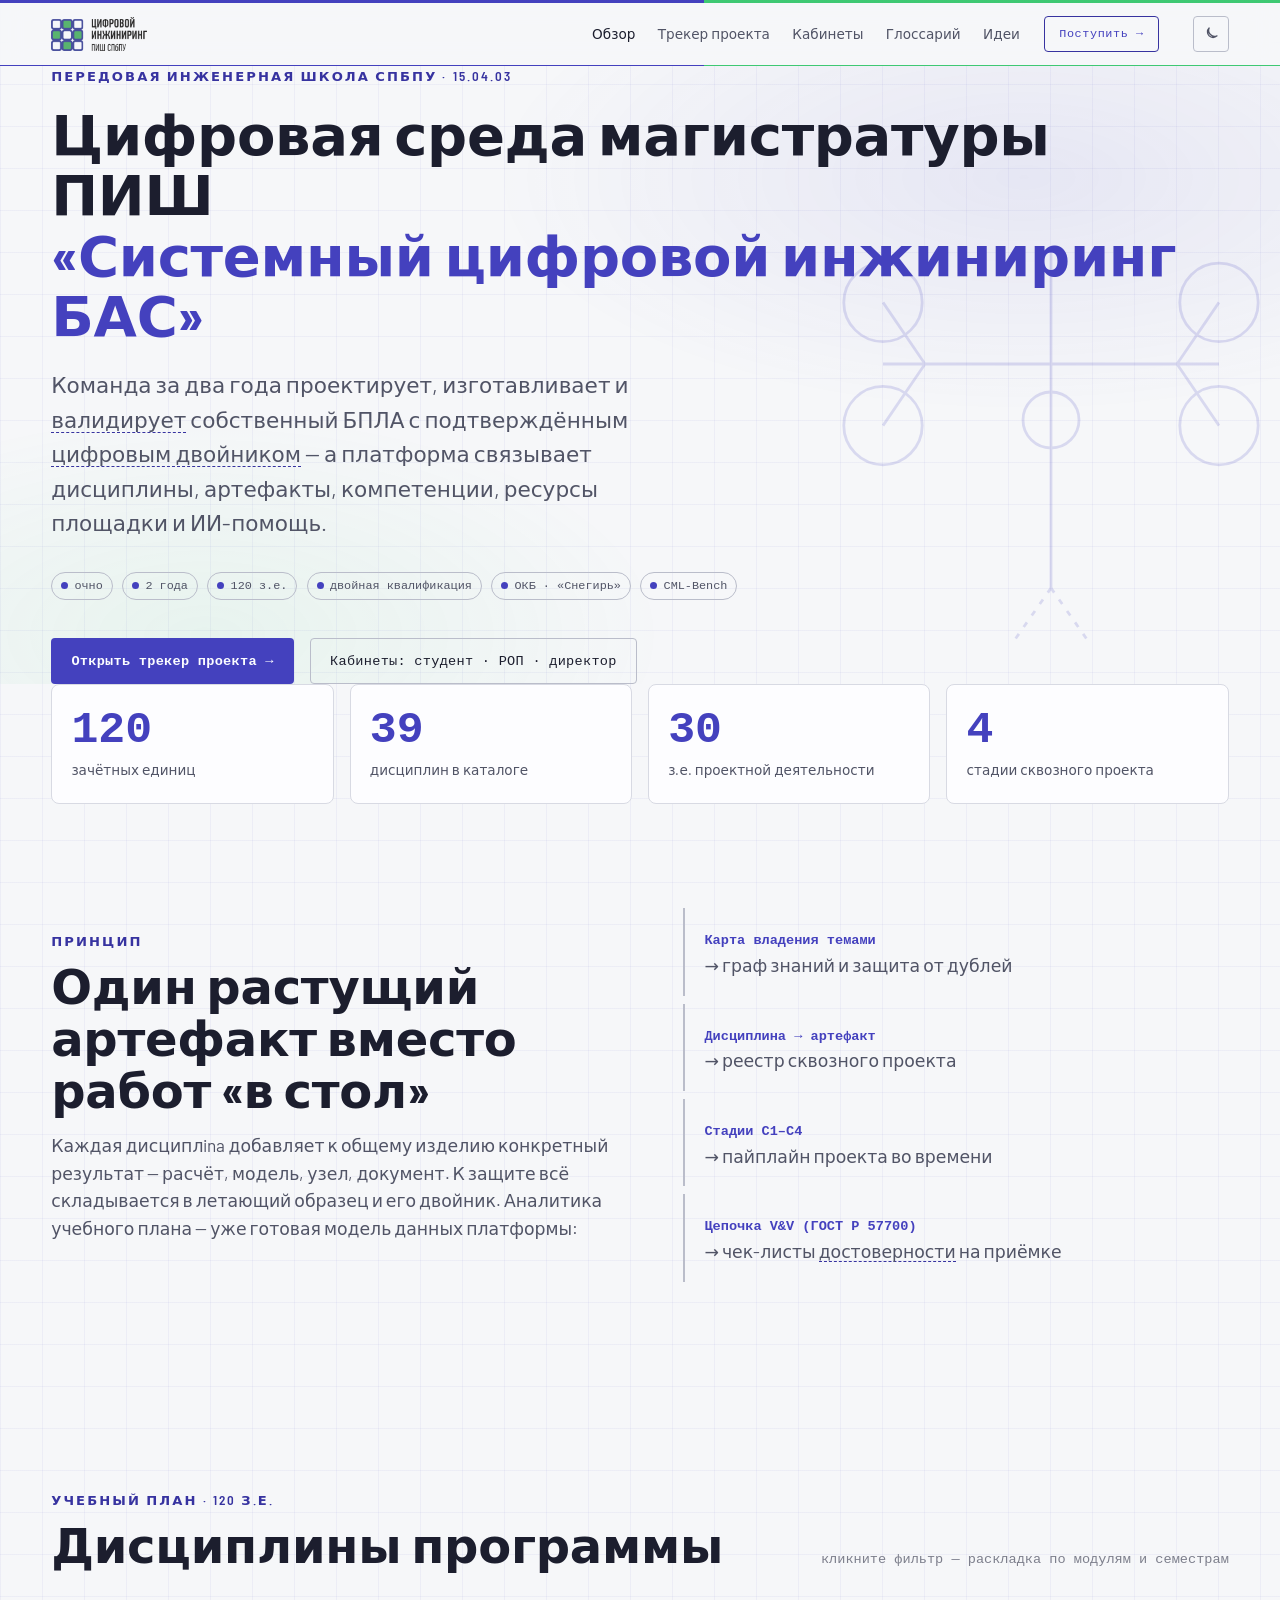
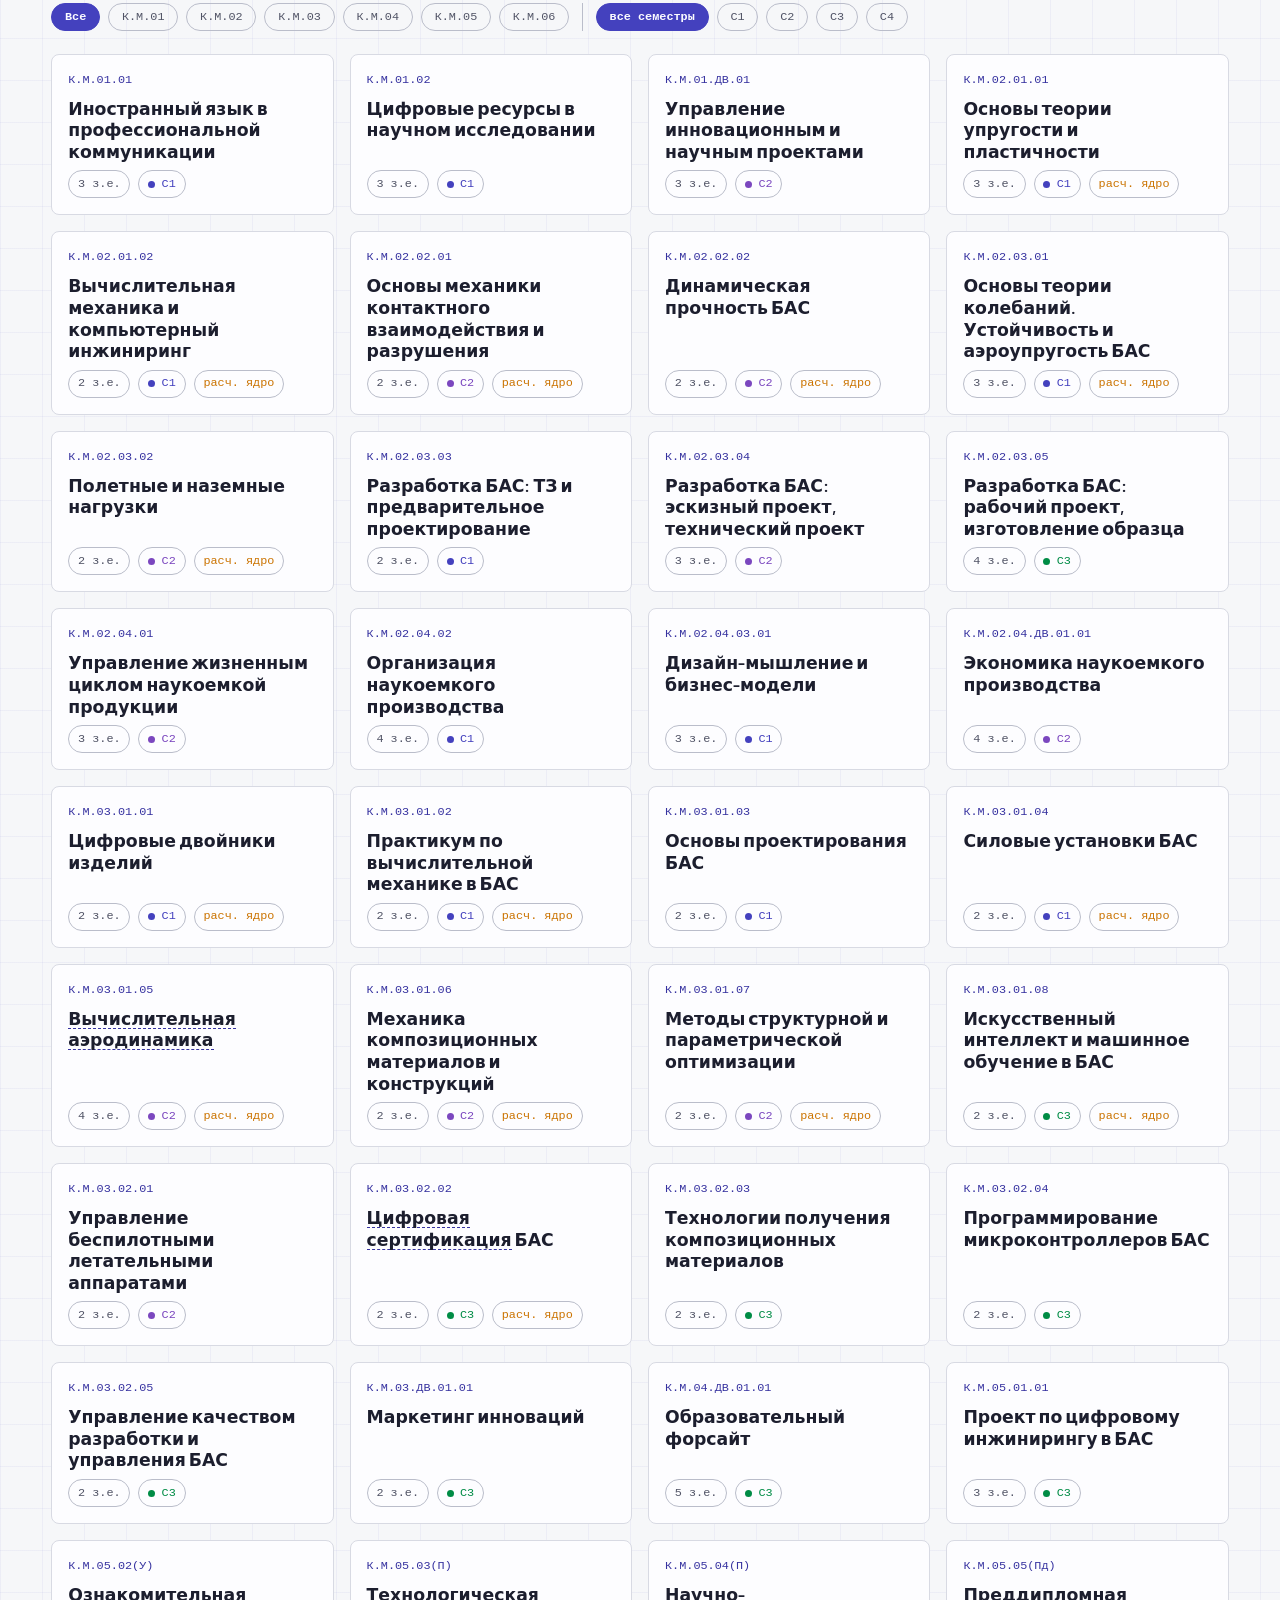
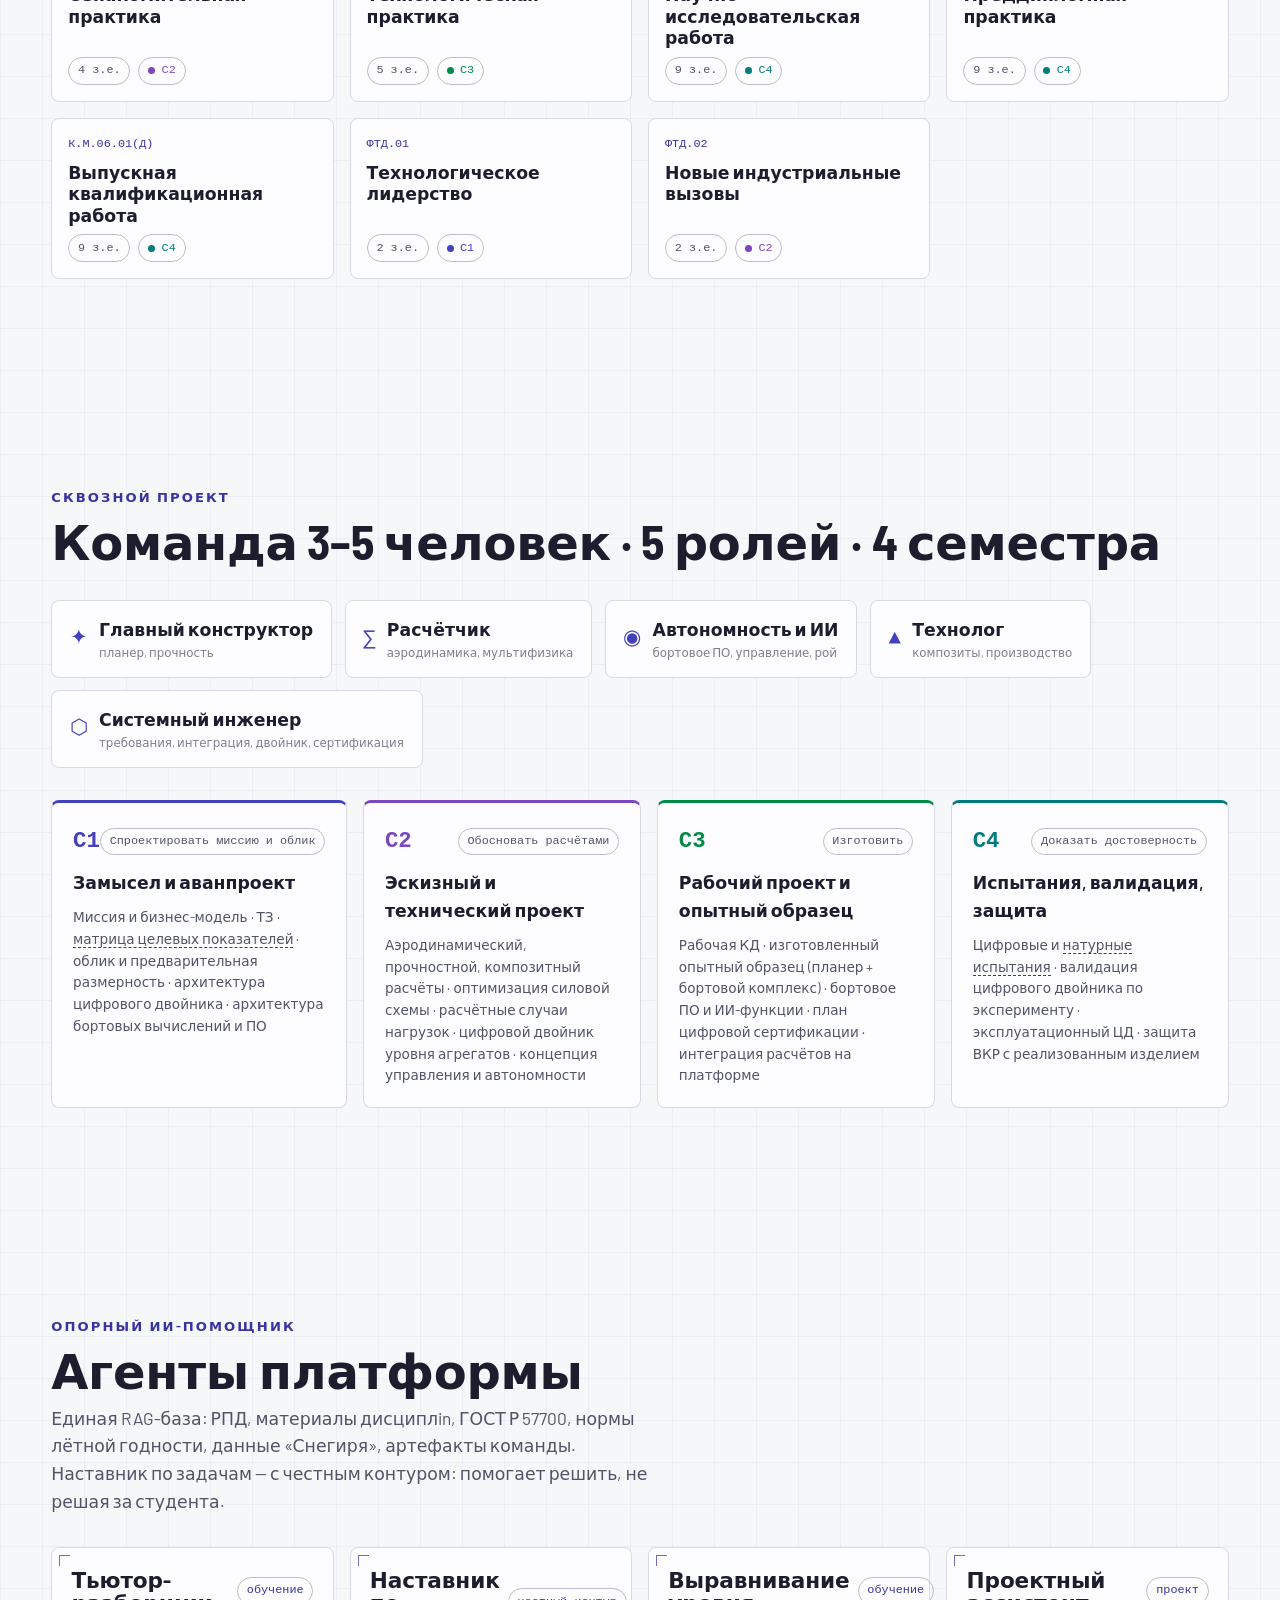
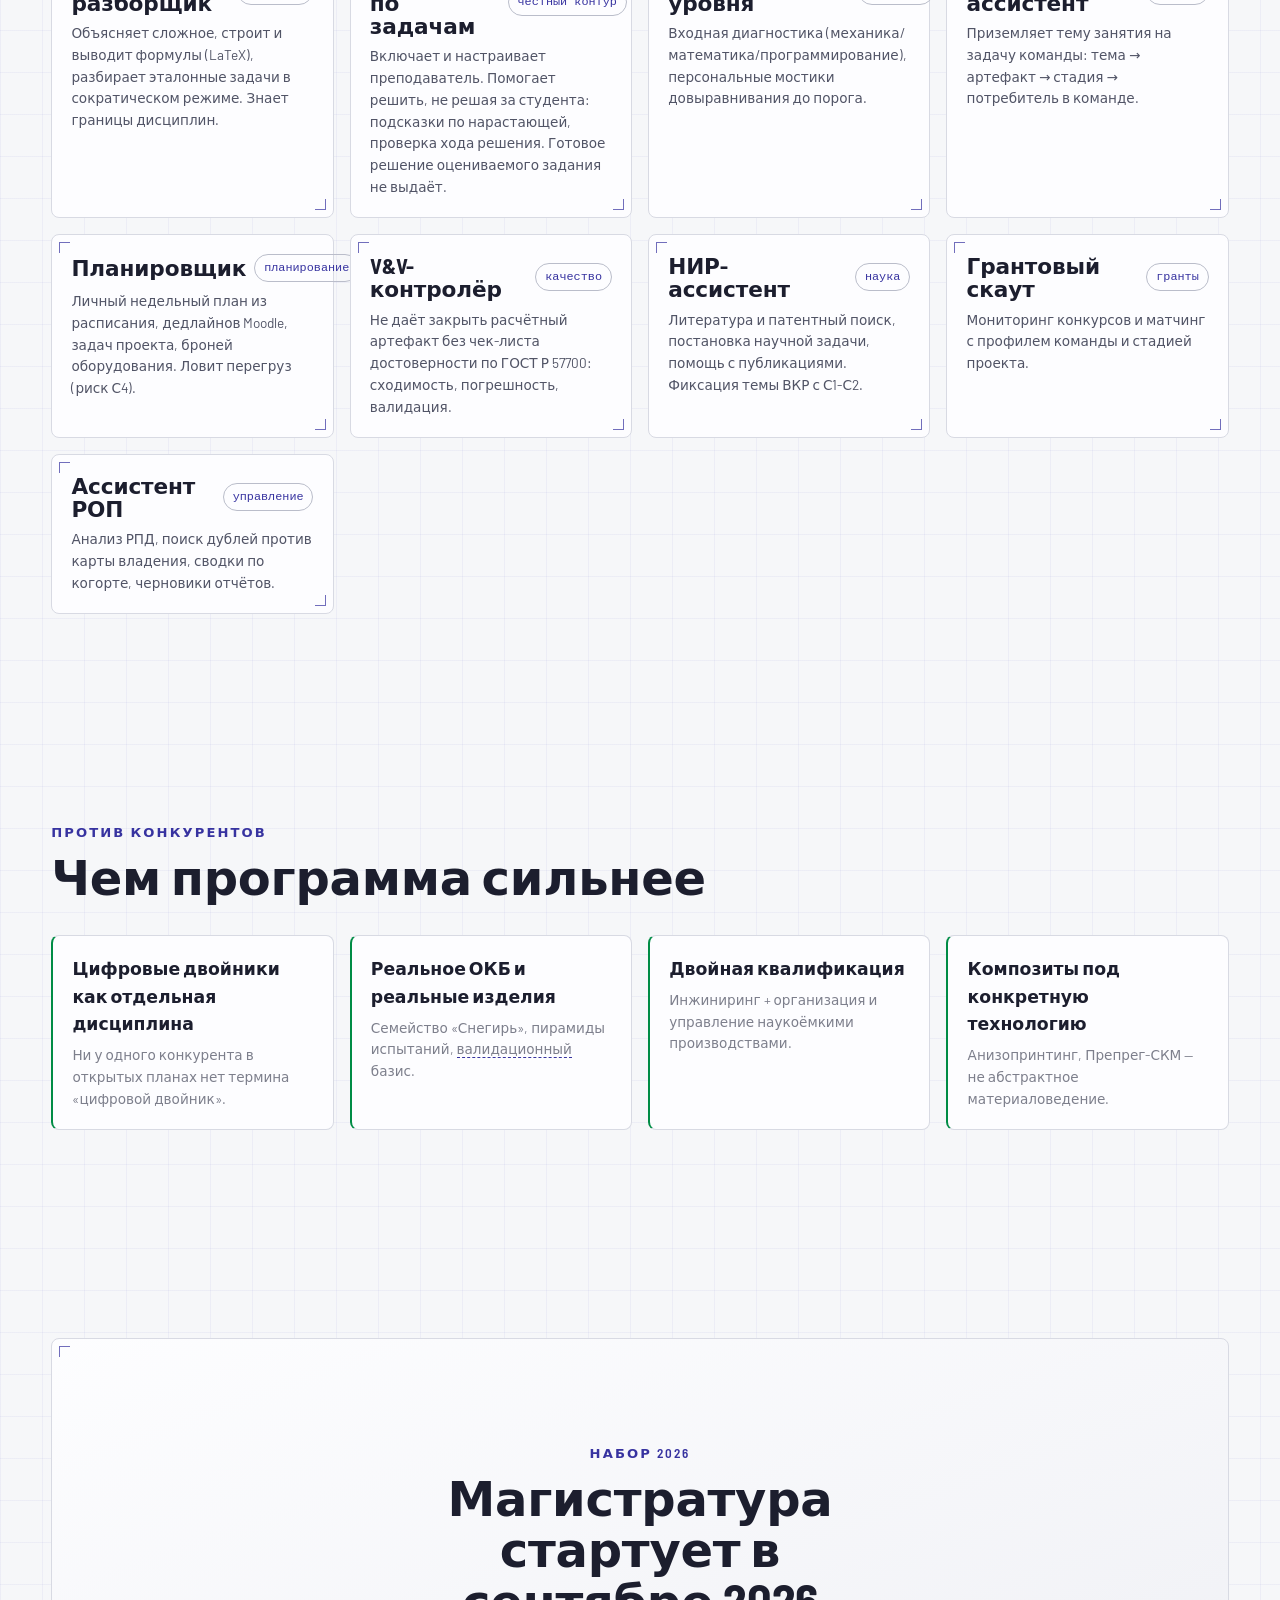
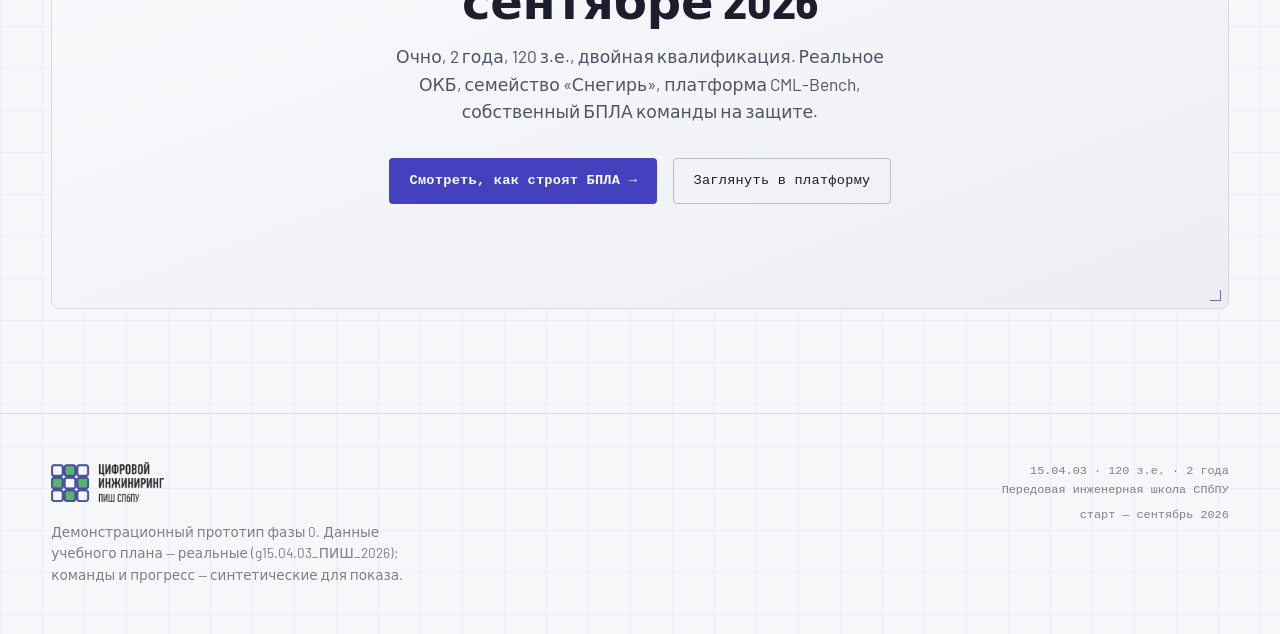
<file: index.html>
<!doctype html>
<html lang="ru">
<head>
  <meta charset="utf-8">
  <meta name="viewport" content="width=device-width, initial-scale=1">
  <title>Магистратура ПИШ «Системный цифровой инжиниринг БАС» · СПбПУ</title>
  <meta name="description" content="Цифровая среда магистратуры «Системный цифровой инжиниринг БАС» ПИШ СПбПУ: сквозной проект, ИИ-помощь, компетенции, гранты, портфолио.">
  <link rel="icon" type="image/png" href="assets/img/favicon.png">
  <link rel="preconnect" href="https://fonts.googleapis.com">
  <link rel="preconnect" href="https://fonts.gstatic.com" crossorigin>
  <script>(function(){var t;try{t=localStorage.getItem("theme")}catch(e){}document.documentElement.setAttribute("data-theme",t==="dark"?"dark":"light")})();</script>
  <link rel="stylesheet" href="assets/theme.css">
  <style>
    .hero { position: relative; padding-block: clamp(3rem,2rem+6vw,7rem) var(--sp); overflow: clip; }
    .hero h1 { font-size: clamp(1.9rem, 1rem + 3.4vw, 3.5rem); max-width: 40ch; }
    .hero h1 .q { color: var(--cyan); }
    .hero .lead { font-size: var(--t-h3); color: var(--text-mut); max-width: 52ch; margin-top: 1.4rem; }
    .hero-tags { display:flex; gap:.6rem; flex-wrap:wrap; margin-top: 2rem; }
    .hero-cta { display:flex; gap:1rem; flex-wrap:wrap; margin-top: 2.4rem; }
    .hero-scan { position:absolute; inset:0; z-index:-1; opacity:.5;
      background: radial-gradient(60% 55% at 80% 18%, color-mix(in oklab, var(--brand) 18%, transparent), transparent 70%),
                  radial-gradient(52% 52% at 16% 92%, color-mix(in oklab, var(--brand-2) 16%, transparent), transparent 70%); }
    .drone { position:absolute; right:-4%; top:12%; width:min(46vw,560px); opacity:.16; color:var(--cyan); z-index:-1; }
    @media(max-width:900px){ .drone{ display:none; } }

    .statgrid { grid-template-columns: repeat(4, 1fr); }
    .stat { padding: 1.4rem 1.2rem; }
    .stat .lbl { font-size: var(--t-sm); color: var(--text-mut); margin-top:.4rem; }
    @media(max-width:720px){ .statgrid{ grid-template-columns: repeat(2,1fr); } }

    .idea { grid-template-columns: 1.1fr 1fr; align-items:center; }
    @media(max-width:860px){ .idea{ grid-template-columns:1fr; } }
    .maprow { padding:1rem 1.2rem; border-left:2px solid var(--line-2); }
    .maprow b { color: var(--cyan); font-family:var(--mono); font-size:var(--t-sm); }

    .filters { display:flex; gap:.5rem; flex-wrap:wrap; margin-bottom:1.4rem; }
    .fbtn { font-family:var(--mono); font-size:var(--t-xs); padding:.4rem .8rem; border:1px solid var(--line-2);
      border-radius:100px; background:transparent; color:var(--text-mut); cursor:pointer; transition:all var(--dur) var(--ease); }
    .fbtn:hover{ color:var(--text); border-color:var(--cyan-dim); }
    .fbtn.on{ background:var(--cyan); color:var(--on-accent); border-color:var(--cyan); font-weight:600; }

    .disc-grid{ grid-template-columns:repeat(auto-fill,minmax(255px,1fr)); }
    .disc{ padding:1rem; display:flex; flex-direction:column; gap:.5rem; transition:transform var(--dur) var(--ease),border-color var(--dur) var(--ease); }
    .disc:hover{ transform:translateY(-3px); border-color:var(--cyan-dim); }
    .disc .code{ font-family:var(--mono); font-size:var(--t-xs); color:var(--cyan-dim); }
    .disc .nm{ font-weight:560; line-height:1.25; }
    .disc .meta{ margin-top:auto; display:flex; gap:.5rem; flex-wrap:wrap; }

    .stages{ grid-template-columns:repeat(4,1fr); }
    @media(max-width:900px){ .stages{ grid-template-columns:1fr; } }
    .stage{ padding:1.3rem; border-top:3px solid; }
    .stage .tg{ font-family:var(--mono); font-weight:700; font-size:1.4rem; }
    .stage .rz{ font-size:var(--t-sm); color:var(--text-mut); margin-top:.6rem; }

    .agents-grid{ grid-template-columns:repeat(auto-fill,minmax(280px,1fr)); }
    .agent{ padding:1.2rem; }
    .agent h3{ font-size:var(--t-h3); }
    .agent .d{ font-size:var(--t-sm); color:var(--text-mut); margin-top:.5rem; }

    .edge-grid{ grid-template-columns:repeat(auto-fill,minmax(240px,1fr)); }
    .edge{ padding:1.2rem; border-left:2px solid var(--lime); }

    .roles-row{ display:flex; gap:.8rem; flex-wrap:wrap; }
    .role{ padding:.9rem 1.1rem; display:flex; gap:.7rem; align-items:center; }
    .role .ic{ font-family:var(--mono); font-size:1.3rem; color:var(--cyan); }

    .cta{ text-align:center; padding:var(--sp) 1rem; border-radius:var(--radius-lg);
      background:linear-gradient(160deg, var(--surface), var(--bg-2));
      border:1px solid var(--line); }
    .cta h2{ font-size:var(--t-h1); max-width:20ch; margin-inline:auto; }
  </style>
</head>
<body>
  <main>
    <!-- HERO -->
    <header class="hero">
      <div class="hero-scan"></div>
      <svg class="drone" viewBox="0 0 200 200" fill="none" stroke="currentColor" stroke-width="1">
        <path d="M100 40v120M40 80h120M55 80l-15-22M145 80l15-22M55 80l-15 22M145 80l15 22"/>
        <circle cx="100" cy="100" r="10"/><circle cx="40" cy="58" r="14"/><circle cx="160" cy="58" r="14"/>
        <circle cx="40" cy="102" r="14"/><circle cx="160" cy="102" r="14"/>
        <path d="M100 160l-14 20M100 160l14 20" stroke-dasharray="2 3"/>
      </svg>
      <div class="wrap">
        <div class="kicker">Передовая инженерная школа СПбПУ · 15.04.03</div>
        <h1 class="mt-m">Цифровая среда магистратуры ПИШ<br><span class="q">«Системный цифровой инжиниринг БАС»</span></h1>
        <p class="lead">Команда за два года проектирует, изготавливает и валидирует собственный БПЛА с подтверждённым цифровым двойником — а платформа связывает дисциплины, артефакты, компетенции, ресурсы площадки и ИИ-помощь.</p>
        <div class="hero-tags" id="heroTags"></div>
        <div class="hero-cta">
          <a class="btn btn-primary" href="tracker.html">Открыть трекер проекта →</a>
          <a class="btn btn-ghost" href="app.html">Кабинеты: студент · РОП · директор</a>
        </div>
      </div>
    </header>

    <!-- СТАТЫ -->
    <section class="wrap">
      <div class="grid statgrid" id="stats"></div>
    </section>

    <!-- ИДЕЯ -->
    <section class="section wrap">
      <div class="grid idea gap-l">
        <div>
          <div class="kicker">Принцип</div>
          <h2 class="mt-s" style="font-size:var(--t-h1)">Один растущий артефакт вместо работ «в стол»</h2>
          <p class="muted mt-m">Каждая дисциплina добавляет к общему изделию конкретный результат — расчёт, модель, узел, документ. К защите всё складывается в летающий образец и его двойник. Аналитика учебного плана — уже готовая модель данных платформы:</p>
        </div>
        <div class="grid gap-s">
          <div class="maprow"><b>Карта владения темами</b><div class="muted">→ граф знаний и защита от дублей</div></div>
          <div class="maprow"><b>Дисциплина → артефакт</b><div class="muted">→ реестр сквозного проекта</div></div>
          <div class="maprow"><b>Стадии С1–С4</b><div class="muted">→ пайплайн проекта во времени</div></div>
          <div class="maprow"><b>Цепочка V&V (ГОСТ Р 57700)</b><div class="muted">→ чек-листы достоверности на приёмке</div></div>
        </div>
      </div>
    </section>

    <!-- УЧЕБНЫЙ ПЛАН -->
    <section class="section wrap">
      <div class="flex between wrap-w gap-m" style="align-items:flex-end">
        <div>
          <div class="kicker">Учебный план · 120 з.е.</div>
          <h2 class="mt-s" style="font-size:var(--t-h1)">Дисциплины программы</h2>
        </div>
        <div class="mono dim" style="font-size:var(--t-sm)">кликните фильтр — раскладка по модулям и семестрам</div>
      </div>
      <div class="filters mt-l" id="filters"></div>
      <div class="grid disc-grid" id="discs"></div>
    </section>

    <!-- РОЛИ + СТАДИИ -->
    <section class="section wrap">
      <div class="kicker">Сквозной проект</div>
      <h2 class="mt-s" style="font-size:var(--t-h1)">Команда 3–5 человек · 5 ролей · 4 семестра</h2>
      <div class="roles-row mt-l" id="roles"></div>
      <div class="grid stages mt-l" id="stages"></div>
    </section>

    <!-- ИИ-АГЕНТЫ -->
    <section class="section wrap">
      <div class="kicker">Опорный ИИ-помощник</div>
      <h2 class="mt-s" style="font-size:var(--t-h1)">Агенты платформы</h2>
      <p class="muted mt-s" style="max-width:60ch">Единая RAG-база: РПД, материалы дисциплin, ГОСТ Р 57700, нормы лётной годности, данные «Снегиря», артефакты команды. Наставник по задачам — с честным контуром: помогает решить, не решая за студента.</p>
      <div class="grid agents-grid mt-l" id="agents"></div>
    </section>

    <!-- ПРЕИМУЩЕСТВА -->
    <section class="section wrap">
      <div class="kicker">Против конкурентов</div>
      <h2 class="mt-s" style="font-size:var(--t-h1)">Чем программа сильнее</h2>
      <div class="grid edge-grid mt-l" id="edge"></div>
    </section>

    <!-- CTA -->
    <section class="section wrap" id="postupit">
      <div class="cta hud panel">
        <div class="kicker">Набор 2026</div>
        <h2 class="mt-s">Магистратура стартует в сентябре 2026</h2>
        <p class="muted mt-m" style="max-width:52ch;margin-inline:auto">Очно, 2 года, 120 з.е., двойная квалификация. Реальное ОКБ, семейство «Снегирь», платформа CML-Bench, собственный БПЛА команды на защите.</p>
        <div class="flex center gap-m" style="justify-content:center;margin-top:2rem">
          <a class="btn btn-primary" href="tracker.html">Смотреть, как строят БПЛА →</a>
          <a class="btn btn-ghost" href="app.html">Заглянуть в платформу</a>
        </div>
      </div>
    </section>
  </main>

  <script src="assets/data.js"></script>
  <script src="assets/glossary.js"></script>
  <script src="assets/ui.js"></script>
  <script src="assets/tooltips.js"></script>
  <script>
    const D = window.DATA;
    mountNav("index.html");

    // hero-теги
    const tags = [D.PROGRAM.form, D.PROGRAM.years+" года", D.PROGRAM.ze+" з.е.", "двойная квалификация", "ОКБ · «Снегирь»", "CML-Bench"];
    document.getElementById("heroTags").append(...tags.map(t =>
      el("span",{class:"chip"}, el("i",{class:"dot",style:"color:var(--cyan)"}), t)));

    // статы
    const stats = [
      [D.PROGRAM.ze, "зачётных единиц"],
      [D.D.length, "дисциплин в каталоге"],
      ["30", "з.е. проектной деятельности"],
      ["4", "стадии сквозного проекта"],
    ];
    document.getElementById("stats").append(...stats.map(([n,l]) =>
      el("div",{class:"panel stat"}, el("div",{class:"stat-num"},n), el("div",{class:"lbl"},l))));

    // фильтры + дисциплины
    const modFilters = [["all","Все"]].concat(D.MODULES.map(m=>[m.code,m.code]));
    const semFilters = [[0,"все семестры"],[1,"С1"],[2,"С2"],[3,"С3"],[4,"С4"]];
    let curMod="all", curSem=0;
    const fbox=document.getElementById("filters");
    modFilters.forEach(([k,t])=>{
      fbox.append(el("button",{class:"fbtn"+(k==="all"?" on":""),"data-m":k,onclick:()=>{curMod=k;sync();render();}},t));
    });
    fbox.append(el("span",{style:"width:1px;background:var(--line-2);margin:0 .3rem"}));
    semFilters.forEach(([k,t])=>{
      fbox.append(el("button",{class:"fbtn"+(k===0?" on":""),"data-s":k,onclick:()=>{curSem=k;sync();render();}},t));
    });
    function sync(){
      fbox.querySelectorAll("[data-m]").forEach(b=>b.classList.toggle("on",b.dataset.m===curMod));
      fbox.querySelectorAll("[data-s]").forEach(b=>b.classList.toggle("on",+b.dataset.s===curSem));
    }
    function render(){
      const box=document.getElementById("discs"); box.innerHTML="";
      const list=D.D.filter(d=>(curMod==="all"||d.module===curMod)&&(curSem===0||d.sem===curSem));
      if(!list.length){ box.append(el("div",{class:"dim"},"нет дисциплин под фильтр")); return; }
      list.forEach(d=>{
        box.append(el("div",{class:"panel disc"},
          el("div",{class:"code"},d.code),
          el("div",{class:"nm"},d.name),
          el("div",{class:"meta"},
            el("span",{class:"chip"},d.ze+" з.е."),
            el("span",{class:"chip",style:"color:var("+stageColor(d.sem)+")"},
              el("i",{class:"dot"}),"С"+d.sem),
            d.core?el("span",{class:"chip",style:"color:var(--amber)"},"расч. ядро"):null)));
      });
    }
    render();

    // роли
    document.getElementById("roles").append(...D.ROLES.map(r=>
      el("div",{class:"panel role"}, el("span",{class:"ic"},r.icon),
        el("div",{}, el("div",{style:"font-weight:600"},r.name),
          el("div",{class:"dim",style:"font-size:var(--t-xs)"},r.scope)))));

    // стадии
    document.getElementById("stages").append(...D.STAGES.map(s=>
      el("div",{class:"panel stage",style:"border-top-color:var("+s.var+")"},
        el("div",{class:"flex between center"}, el("span",{class:"tg",style:"color:var("+s.var+")"},s.tag),
          el("span",{class:"chip"},s.goal)),
        el("div",{style:"font-weight:600;margin-top:.6rem"},s.name),
        el("div",{class:"rz"},s.result))));

    // агенты
    document.getElementById("agents").append(...D.AGENTS.map(a=>
      el("div",{class:"panel agent hud"},
        el("div",{class:"flex between center gap-s"}, el("h3",{},a.name),
          el("span",{class:"chip",style:"color:var(--cyan-dim)"},a.tag)),
        el("div",{class:"d"},a.desc))));

    // преимущества
    document.getElementById("edge").append(...D.EDGE.map(e=>
      el("div",{class:"panel edge"}, el("div",{style:"font-weight:600"},e.t),
        el("div",{class:"dim",style:"font-size:var(--t-sm);margin-top:.4rem"},e.d))));

    mountFooter();
    if (window.annotateTerms) annotateTerms(document.querySelector("main"));
  </script>
</body>
</html>
</file>
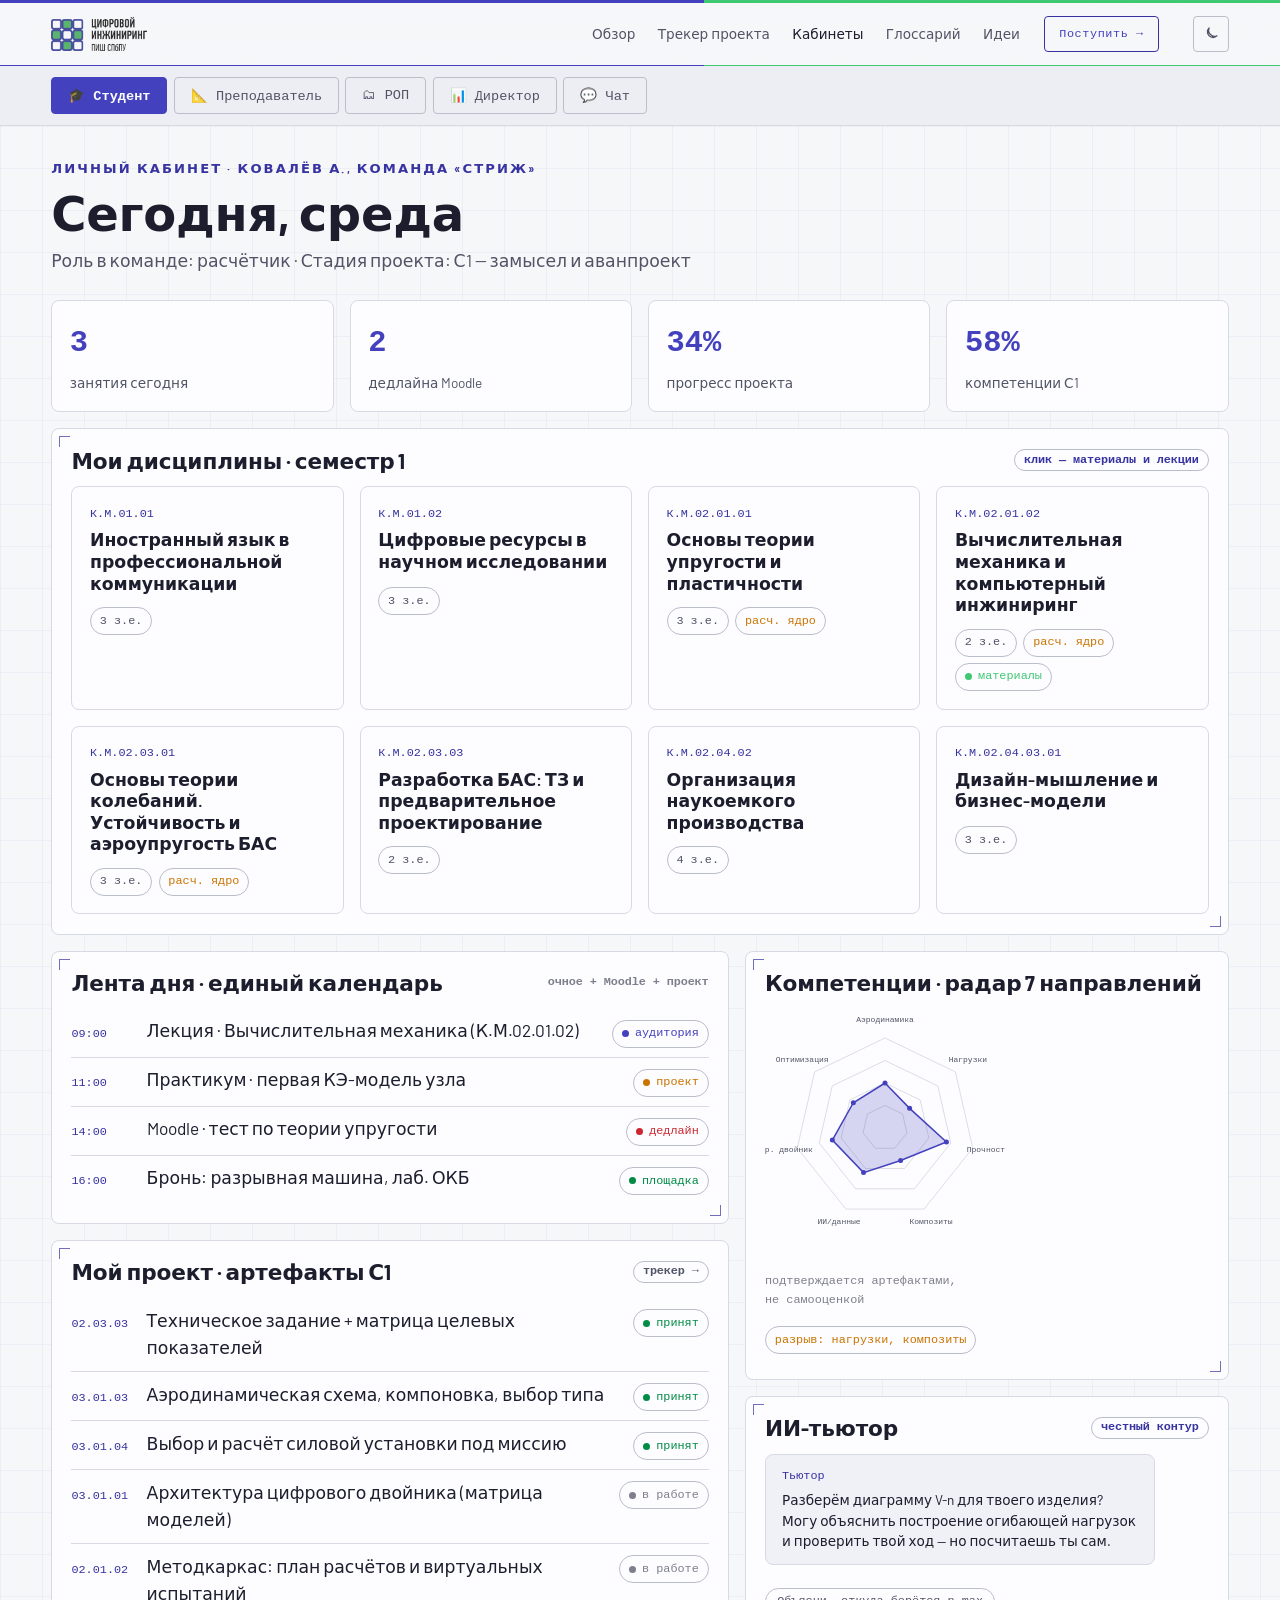
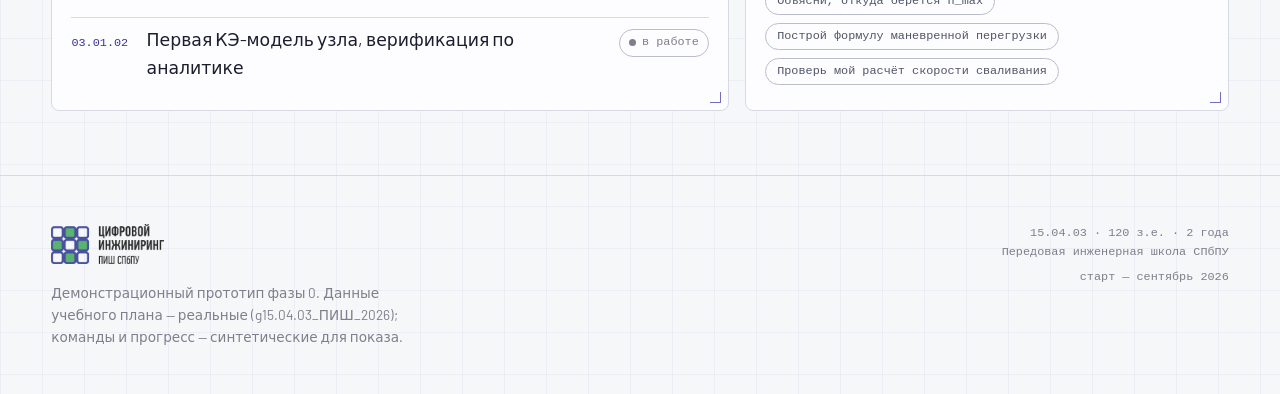
<file: app.html>
<!doctype html>
<html lang="ru">
<head>
  <meta charset="utf-8">
  <meta name="viewport" content="width=device-width, initial-scale=1">
  <title>Кабинеты · магистратура ПИШ «Системный цифровой инжиниринг БАС»</title>
  <meta name="description" content="Кликабельный прототип кабинетов: студент, преподаватель, РОП, директор.">
  <link rel="icon" type="image/png" href="assets/img/favicon.png">
  <link rel="preconnect" href="https://fonts.googleapis.com">
  <link rel="preconnect" href="https://fonts.gstatic.com" crossorigin>
  <script>(function(){var t;try{t=localStorage.getItem("theme")}catch(e){}document.documentElement.setAttribute("data-theme",t==="dark"?"dark":"light")})();</script>
  <link rel="stylesheet" href="assets/theme.css">
  <style>
    .roleswitch{ position:sticky; top:62px; z-index:40; background:var(--bg-2); border-bottom:1px solid var(--line); }
    .rs-in{ width:min(1180px,92vw); margin-inline:auto; display:flex; gap:.4rem; overflow-x:auto; padding:.7rem 0; }
    .rtab{ font-family:var(--mono); font-size:var(--t-sm); padding:.55rem 1rem; border-radius:var(--radius);
      border:1px solid var(--line-2); background:transparent; color:var(--text-mut); cursor:pointer; white-space:nowrap;
      transition:all var(--dur) var(--ease); display:flex; gap:.5rem; align-items:center; }
    .rtab:hover{ color:var(--text); border-color:var(--cyan-dim); }
    .rtab.on{ background:var(--cyan); color:var(--on-accent); border-color:var(--cyan); font-weight:600; }

    .view{ padding-block:2rem 4rem; }
    .vhead{ margin-bottom:1.6rem; }
    .vhead h1{ font-size:var(--t-h1); }

    .cols{ display:grid; gap:1rem; }
    .c2{ grid-template-columns:1.4fr 1fr; } .c3{ grid-template-columns:repeat(3,1fr); }
    @media(max-width:880px){ .c2,.c3{ grid-template-columns:1fr; } }

    .card{ padding:1.2rem; }
    .card h3{ font-size:var(--t-h3); margin-bottom:.9rem; display:flex; justify-content:space-between; align-items:center; gap:.5rem; }
    .li{ display:flex; gap:.7rem; align-items:baseline; padding:.55rem 0; border-bottom:1px solid var(--line); }
    .li:last-child{ border-bottom:none; }
    .li .tm{ font-family:var(--mono); font-size:var(--t-xs); color:var(--cyan-dim); flex:none; width:64px; }
    .li .tag{ margin-left:auto; }

    .kpi{ display:grid; grid-template-columns:repeat(4,1fr); gap:1rem; }
    @media(max-width:720px){ .kpi{ grid-template-columns:repeat(2,1fr); } }
    .kpi .k{ padding:1.1rem; } .kpi .n{ font-family:var(--mono); font-size:1.9rem; color:var(--cyan); font-weight:600; }
    .kpi .l{ font-size:var(--t-sm); color:var(--text-mut); margin-top:.3rem; }

    /* тепловая карта */
    .heat{ width:100%; border-collapse:collapse; font-size:var(--t-sm); }
    .heat th,.heat td{ padding:.5rem .6rem; text-align:center; border:1px solid var(--line); }
    .heat th:first-child,.heat td:first-child{ text-align:left; font-family:var(--mono); font-size:var(--t-xs); }
    .cell{ width:34px; height:22px; border-radius:3px; display:inline-block; }

    /* radar */
    .radar-wrap{ display:flex; gap:1.5rem; align-items:center; flex-wrap:wrap; }

    /* чат */
    .chat{ display:flex; flex-direction:column; gap:.8rem; }
    .msg{ padding:.8rem 1rem; border-radius:var(--radius-lg); max-width:88%; font-size:var(--t-sm); line-height:1.5; }
    .msg.ai{ background:var(--surface-2); border:1px solid var(--line); align-self:flex-start; }
    .msg.u{ background:color-mix(in oklab, var(--brand) 14%, transparent); border:1px solid var(--cyan-dim); align-self:flex-end; }
    .radar-grid{ stroke:var(--line-2); fill:none; }
    .radar-axis{ fill:var(--text-mut); }
    .radar-poly{ fill:color-mix(in oklab, var(--brand) 22%, transparent); stroke:var(--cyan); }
    .radar-dot{ fill:var(--cyan); }
    .msg .who{ font-family:var(--mono); font-size:var(--t-xs); color:var(--cyan-dim); margin-bottom:.3rem; }
    .qchips{ display:flex; gap:.5rem; flex-wrap:wrap; margin-top:.6rem; }
    .qchip{ font-size:var(--t-xs); font-family:var(--mono); padding:.35rem .7rem; border:1px solid var(--line-2);
      border-radius:100px; background:transparent; color:var(--text-mut); cursor:pointer; }
    .qchip:hover{ border-color:var(--cyan-dim); color:var(--cyan); }

    /* чек-лист V&V */
    .vv{ display:flex; flex-direction:column; gap:.5rem; }
    .vvrow{ display:flex; gap:.6rem; align-items:center; padding:.5rem .7rem; border:1px solid var(--line); border-radius:var(--radius); }
    .vvrow .box{ width:18px;height:18px;border-radius:3px;border:1.5px solid var(--line-2); flex:none; display:grid; place-items:center; cursor:pointer; font-size:.8rem; }
    .vvrow.done .box{ background:var(--ok); border-color:var(--ok); color:var(--on-accent); }
    .vvrow.done span{ color:var(--text-mut); }

    .note{ font-size:var(--t-xs); color:var(--text-dim); font-family:var(--mono); }
    .toggle{ width:38px;height:22px;border-radius:100px;background:var(--surface-2);border:1px solid var(--line-2);position:relative;cursor:pointer; flex:none; }
    .toggle::after{ content:"";position:absolute;top:2px;left:2px;width:16px;height:16px;border-radius:50%;background:var(--text-dim);transition:all var(--dur) var(--ease); }
    .toggle.on{ background:var(--cyan); border-color:var(--cyan); }
    .toggle.on::after{ left:18px; background:var(--on-accent); }
    .demo-banner{ font-family:var(--mono);font-size:var(--t-xs);color:var(--amber);border:1px dashed var(--amber);
      border-radius:var(--radius);padding:.5rem .8rem;display:inline-block; }

    /* дисциплины студента */
    .disc-cards{ display:grid; grid-template-columns:repeat(auto-fill,minmax(240px,1fr)); gap:1rem; }
    .dcard{ padding:1.1rem; cursor:pointer; transition:transform var(--dur) var(--ease),border-color var(--dur) var(--ease); }
    .dcard:hover{ transform:translateY(-3px); border-color:var(--cyan-dim); }
    .dcard .dc-code{ font-family:var(--mono); font-size:var(--t-xs); color:var(--cyan-dim); }
    .dcard .dc-nm{ font-weight:560; line-height:1.25; margin-top:.35rem; min-height:2.6em; }
    .dcard .dc-foot{ display:flex; gap:.4rem; flex-wrap:wrap; margin-top:.8rem; }
    .btn-sm{ padding:.45rem .8rem; font-size:var(--t-xs); }

    /* детальная дисциплина */
    .stub{ display:flex; gap:1rem; align-items:flex-start; }
    .stub-ic{ font-size:2rem; color:var(--text-dim); line-height:1; }
    .syl{ display:flex; flex-direction:column; gap:.3rem; margin-top:.4rem; }
    .syl-row{ display:grid; grid-template-columns:26px 22px 1fr auto; gap:.7rem; align-items:center;
      padding:.55rem .6rem; border:1px solid var(--line); border-radius:var(--radius); }
    .syl-row.filled{ cursor:pointer; border-color:var(--brand-2); background:color-mix(in oklab,var(--brand-2) 6%,transparent); }
    .syl-row.filled:hover{ background:color-mix(in oklab,var(--brand-2) 12%,transparent); }
    .syl-row.soon{ opacity:.62; }
    .syl-n{ font-family:var(--mono); font-size:var(--t-xs); color:var(--text-dim); text-align:center; }
    .syl-b{ font-family:var(--mono); font-weight:700; font-size:var(--t-xs); text-align:center; color:var(--cyan-dim); }
    .syl-txt{ font-size:var(--t-sm); line-height:1.3; }
    .mat-cat{ font-family:var(--cond); text-transform:uppercase; letter-spacing:.1em; font-size:var(--t-xs);
      color:var(--cyan-dim); margin:1.1rem 0 .5rem; }
    .mat-row{ display:flex; gap:.8rem; align-items:center; padding:.6rem 0; border-bottom:1px solid var(--line); }
    .mat-row:last-child{ border-bottom:none; }
    .mat-info{ flex:1; min-width:0; }
    .mat-size{ font-size:var(--t-xs); white-space:nowrap; }
    .ftype{ font-family:var(--mono); font-size:.62rem; font-weight:700; letter-spacing:.05em;
      color:var(--fc); border:1px solid var(--fc); border-radius:3px; padding:.2rem .35rem; flex:none; width:52px; text-align:center; }

    /* overlay + читалка + тест */
    .disc-ov{ position:fixed; inset:0; background:var(--scrim); backdrop-filter:blur(4px); z-index:120;
      display:flex; align-items:flex-start; justify-content:center; padding:2.5rem 1rem; overflow:auto; }
    .reader{ width:min(760px,96vw); padding:1.8rem clamp(1.2rem,3vw,2.6rem); position:relative; }
    .rd-x{ position:absolute; top:1rem; right:1rem; background:none; border:none; color:var(--text-mut); font-size:1.4rem; cursor:pointer; z-index:2; }
    .rd-head{ border-bottom:2px solid var(--line-2); padding-bottom:1.2rem; margin-bottom:1.4rem; }
    .rd-title{ font-size:clamp(1.6rem,1rem+2vw,2.3rem); margin-top:.4rem; }
    .reader-body{ font-size:1.02rem; line-height:1.7; }
    .rd-h2{ font-size:1.45rem; margin:1.8rem 0 .7rem; color:var(--brand); }
    :root[data-theme="dark"] .rd-h2{ color:var(--cyan); }
    .rd-h3{ font-size:1.15rem; margin:1.2rem 0 .5rem; }
    .rd-p{ margin:.5rem 0 .9rem; }
    .rd-formula{ font-family:"Cambria Math","Times New Roman",serif; font-size:1.15rem; text-align:center;
      padding:.9rem 1rem; margin:1rem 0; background:var(--surface-2); border-left:3px solid var(--brand); border-radius:var(--radius); overflow-x:auto; }
    .rd-note{ font-size:var(--t-sm); color:var(--text-mut); background:var(--bg-2); border-left:3px solid var(--cyan-dim);
      padding:.7rem .9rem; margin:1rem 0; border-radius:var(--radius); }
    .rd-ex{ font-size:var(--t-sm); background:color-mix(in oklab,var(--brand-2) 9%,transparent);
      border-left:3px solid var(--brand-2); padding:.7rem .9rem; margin:1rem 0; border-radius:var(--radius); }
    .rd-list{ margin:.6rem 0 1rem 1.2rem; } .rd-list li{ margin:.35rem 0; }
    .rd-tablewrap{ overflow-x:auto; margin:1.1rem 0; }
    .rd-table{ width:100%; border-collapse:collapse; font-size:var(--t-sm); }
    .rd-table th,.rd-table td{ border:1px solid var(--line); padding:.5rem .6rem; text-align:left; vertical-align:top; }
    .rd-table th{ background:var(--surface-2); font-family:var(--cond); }

    .quiz-score{ font-family:var(--mono); font-size:var(--t-sm); color:var(--cyan); margin-top:.9rem; }
    .quiz-q{ padding:1rem 0; border-bottom:1px solid var(--line); }
    .quiz-qh{ display:flex; gap:.6rem; font-weight:560; }
    .quiz-num{ font-family:var(--mono); color:var(--cyan-dim); flex:none; }
    .quiz-opts{ display:flex; flex-direction:column; gap:.4rem; margin:.8rem 0 0 1.6rem; }
    .quiz-opt{ text-align:left; padding:.55rem .8rem; border:1px solid var(--line-2); border-radius:var(--radius);
      background:transparent; color:var(--text); cursor:pointer; font-size:var(--t-sm); transition:all var(--dur) var(--ease); }
    .quiz-opt:hover:not(:disabled){ border-color:var(--cyan-dim); }
    .quiz-opt.ok{ border-color:var(--ok); background:color-mix(in oklab,var(--ok) 14%,transparent); }
    .quiz-opt.bad{ border-color:var(--risk); background:color-mix(in oklab,var(--risk) 12%,transparent); }
    .quiz-expl{ margin:.7rem 0 0 1.6rem; font-size:var(--t-sm); color:var(--text-mut); }

    /* CRM: грант-радар + Service Desk + чат */
    .kw-edit{ margin:.4rem 0 1rem; }
    .kw-chips{ display:flex; gap:.4rem; flex-wrap:wrap; }
    .kw-chip{ display:inline-flex; align-items:center; gap:.35rem; font-size:var(--t-xs); font-family:var(--mono);
      padding:.25rem .5rem; border:1px solid var(--line-2); border-radius:100px; color:var(--text-mut); }
    .kw-chip button{ background:none; border:none; color:var(--text-dim); cursor:pointer; font-size:.8rem; padding:0; line-height:1; }
    .kw-chip button:hover{ color:var(--rose); }
    .kw-input{ background:var(--surface); border:1px solid var(--line-2); border-radius:var(--radius);
      color:var(--text); font:inherit; font-size:var(--t-sm); padding:.45rem .7rem; outline:none; }
    .kw-input:focus{ border-color:var(--cyan-dim); }
    .grant{ border:1px solid var(--line); border-radius:var(--radius); padding:.9rem 1rem; margin-bottom:.7rem; }
    .grant:hover{ border-color:var(--line-2); }
    .grant-head{ display:flex; justify-content:space-between; align-items:flex-start; gap:.6rem; }
    .grant-meta{ display:flex; gap:.4rem; flex-wrap:wrap; margin-top:.5rem; }
    .grant-match{ display:flex; gap:.4rem; flex-wrap:wrap; align-items:center; margin-top:.3rem; }
    .sd-ticket{ display:flex; gap:.7rem; align-items:center; padding:.6rem 0; border-bottom:1px solid var(--line); }
    .sd-ticket:last-child{ border-bottom:none; }
    .sd-status{ background:var(--surface); border:1px solid var(--line-2); border-radius:var(--radius);
      color:var(--text); font:inherit; font-size:var(--t-xs); padding:.35rem .5rem; cursor:pointer; outline:none; }
    .ch-list{ display:flex; gap:.4rem; flex-wrap:wrap; margin:.4rem 0 .8rem; }
    .ch-item{ font-size:var(--t-xs); padding:.35rem .7rem; border:1px solid var(--line-2); border-radius:100px;
      background:transparent; color:var(--text-mut); cursor:pointer; }
    .ch-item.on{ background:var(--cyan); color:var(--on-accent); border-color:var(--cyan); font-weight:600; }
    .ch-thread{ display:flex; flex-direction:column; gap:.5rem; max-height:230px; overflow-y:auto; padding:.3rem 0; }
    .cmsg{ background:var(--surface-2); border:1px solid var(--line); border-radius:var(--radius-lg);
      padding:.5rem .7rem; font-size:var(--t-sm); align-self:flex-start; max-width:90%; }
    .cmsg.me{ background:color-mix(in oklab,var(--brand) 14%,transparent); border-color:var(--cyan-dim); align-self:flex-end; }
    .cmsg.sys{ align-self:center; background:transparent; border:1px dashed var(--line-2); color:var(--text-dim); font-size:var(--t-xs); }
    .cwho{ font-family:var(--mono); font-size:.62rem; color:var(--cyan-dim); margin-bottom:.2rem; }
    .chat-input{ display:flex; gap:.5rem; margin-top:.7rem; }
    .chat-input .kw-input{ flex:1; }
    .crm-ov{ position:fixed; inset:0; background:var(--scrim); backdrop-filter:blur(4px); z-index:130;
      display:flex; align-items:center; justify-content:center; padding:1rem; }
    .crm-modal{ width:min(460px,94vw); padding:1.5rem; position:relative; }
  </style>
</head>
<body>
  <main>
    <div class="roleswitch">
      <div class="rs-in" id="roles"></div>
    </div>
    <section class="wrap view" id="view"></section>
  </main>

  <script src="assets/data.js"></script>
  <script src="assets/db.js"></script>
  <script src="assets/glossary.js"></script>
  <script src="assets/ui.js"></script>
  <script src="assets/tooltips.js"></script>
  <script src="assets/course-vm.js"></script>
  <script src="assets/lecture-cfd.js"></script>
  <script src="assets/discipline.js"></script>
  <script src="assets/crm.js"></script>
  <script>
    const D = window.DATA;
    mountNav("app.html");

    const ROLES=[
      ["student","🎓 Студент"],["teacher","📐 Преподаватель"],
      ["rop","🗂 РОП"],["dir","📊 Директор"],["chat","💬 Чат"]
    ];
    let cur="student";
    const rbox=document.getElementById("roles");
    ROLES.forEach(([k,l])=>rbox.append(el("button",{class:"rtab"+(k===cur?" on":""),"data-r":k,
      onclick:()=>{cur=k;studentDisc=null;syncR();render();}},l)));
    function syncR(){ rbox.querySelectorAll(".rtab").forEach(b=>b.classList.toggle("on",b.dataset.r===cur)); }

    const V=document.getElementById("view");
    function head(k,t,s){ return el("div",{class:"vhead"}, el("div",{class:"kicker"},k),
      el("h1",{class:"mt-s"},t), s?el("p",{class:"muted mt-s"},s):null); }
    function card(title,extra,...kids){ return el("div",{class:"panel card hud"},
      el("h3",{},el("span",{},title),extra||null),...kids); }

    let studentDisc = null;
    window.openDiscipline = function(code){ studentDisc = code; render(); window.scrollTo(0,0); };
    function backToStudent(){ studentDisc = null; render(); window.scrollTo(0,0); }

    function render(){
      V.innerHTML="";
      if(cur==="student" && studentDisc){ V.append(buildDisciplineDetail(studentDisc, backToStudent)); if(window.annotateTerms) annotateTerms(V); return; }
      ({student:vStudent,teacher:vTeacher,rop:vRop,dir:vDir,chat:vChat}[cur])();
    }
    let chatMe = "Студент";
    function vChat(){
      V.append(head("Коммуникации","Чат участников программы",
        "Единые каналы: студенты, преподаватели, РОП, директор. Сообщения общие для всех ролей."));
      const roles=["Студент","Преподаватель","РОП","Директор"];
      const picker=el("div",{class:"flex gap-s wrap-w",style:"margin-bottom:1rem;align-items:center"},
        el("span",{class:"note"},"войти как:"));
      roles.forEach(r=>picker.append(el("button",{class:"ch-item"+(r===chatMe?" on":""),
        onclick:()=>{ chatMe=r; render(); }}, r)));
      V.append(picker);
      const root=el("div",{style:"max-width:760px"});
      V.append(root);
      if(window.CRM) window.CRM.mountChat(root, chatMe);
      else root.append(el("div",{class:"dim"},"чат-модуль не загружен"));
    }
    // сброс детали при смене роли
    ROLES.forEach(([k])=>{}); // (переключение роли уже вызывает render через rtab)

    // секция «Мои дисциплины» (семестр 1)
    function studentDiscSection(){
      const list = D.D.filter(d=>d.sem===1 && !d.code.startsWith("ФТД")).slice(0,8);
      const grid = el("div",{class:"disc-cards"});
      list.forEach(d=>{
        const hasMat = d.code===COURSE_VM.code;
        grid.append(el("div",{class:"panel dcard",onclick:()=>openDiscipline(d.code)},
          el("div",{class:"dc-code"},d.code),
          el("div",{class:"dc-nm"},d.name),
          el("div",{class:"dc-foot"},
            el("span",{class:"chip"},d.ze+" з.е."),
            d.core?el("span",{class:"chip",style:"color:var(--amber)"},"расч. ядро"):null,
            hasMat?el("span",{class:"chip",style:"color:var(--brand-2)"},el("i",{class:"dot"}),"материалы"):null)));
      });
      return el("div",{class:"panel card hud",style:"margin-bottom:1rem"},
        el("h3",{}, el("span",{},"Мои дисциплины · семестр 1"),
          el("span",{class:"chip",style:"color:var(--cyan-dim)"},"клик — материалы и лекции")),
        grid);
    }

    /* ——— СТУДЕНТ ——— */
    function vStudent(){
      V.append(head("Личный кабинет · Ковалёв А., команда «Стриж»","Сегодня, среда","Роль в команде: расчётчик · Стадия проекта: С1 — замысел и аванпроект"));
      // KPI
      V.append(el("div",{class:"kpi",style:"margin-bottom:1rem"},
        kpi("3","занятия сегодня"), kpi("2","дедлайна Moodle"),
        kpi("34%","прогресс проекта"), kpi("58%","компетенции С1")));
      // Мои дисциплины (семестр 1)
      V.append(studentDiscSection());
      // 2 колонки
      V.append(el("div",{class:"cols c2"},
        el("div",{class:"cols",style:"gap:1rem"},
          card("Лента дня · единый календарь", el("span",{class:"note"},"очное + Moodle + проект"),
            liItem("09:00","Лекция · Вычислительная механика (К.М.02.01.02)","аудитория","var(--cyan)"),
            liItem("11:00","Практикум · первая КЭ-модель узла","проект","var(--amber)"),
            liItem("14:00","Moodle · тест по теории упругости","дедлайн","var(--rose)"),
            liItem("16:00","Бронь: разрывная машина, лаб. ОКБ","площадка","var(--lime)")),
          card("Мой проект · артефакты С1", el("a",{href:"tracker.html",class:"chip"},"трекер →"),
            ...D.ARTIFACTS.filter(a=>a.sem===1).map((a,i)=>
              el("div",{class:"li"},
                el("span",{class:"tm"},a.disc.replace("К.М.","")),
                el("span",{},a.art),
                el("span",{class:"tag chip",style:"color:"+(i<3?"var(--ok)":"var(--text-dim)")},
                  el("i",{class:"dot"}),i<3?"принят":"в работе"))))),
        el("div",{class:"cols",style:"gap:1rem"},
          card("Компетенции · радар 7 направлений", null, radar()),
          card("ИИ-тьютор", el("span",{class:"chip",style:"color:var(--cyan-dim)"},"честный контур"), chat())
        )));
    }
    function kpi(n,l){ return el("div",{class:"panel k"}, el("div",{class:"n"},n), el("div",{class:"l"},l)); }
    function liItem(tm,txt,tag,c){ return el("div",{class:"li"},
      el("span",{class:"tm"},tm), el("span",{},txt),
      el("span",{class:"tag chip",style:"color:"+c}, el("i",{class:"dot"}), tag)); }

    function radar(){
      const axes=["Аэродинамика","Нагрузки","Прочность","Композиты","ИИ/данные","Цифр. двойник","Оптимизация"];
      const vals=[.5,.35,.7,.4,.55,.6,.45];
      const cx=120,cy=120,R=90,N=axes.length;
      const pt=(i,r)=>[cx+r*Math.cos(-Math.PI/2+i*2*Math.PI/N), cy+r*Math.sin(-Math.PI/2+i*2*Math.PI/N)];
      let grid="",poly="",labels="";
      [.25,.5,.75,1].forEach(g=>{ let p=axes.map((_,i)=>pt(i,R*g).join(",")).join(" ");
        grid+=`<polygon points="${p}" class="radar-grid" stroke-width=".5"/>`; });
      poly=axes.map((_,i)=>pt(i,R*vals[i]).join(",")).join(" ");
      axes.forEach((a,i)=>{ const[x,y]=pt(i,R+16);
        labels+=`<text x="${x}" y="${y}" class="radar-axis" font-size="8" text-anchor="middle" font-family="var(--mono)">${a}</text>`; });
      const svg=`<svg viewBox="0 0 240 240" width="240" height="240" role="img" aria-label="радар компетенций">
        ${grid}<polygon points="${poly}" class="radar-poly" stroke-width="1.5"/>
        ${axes.map((_,i)=>{const[x,y]=pt(i,R*vals[i]);return `<circle cx="${x}" cy="${y}" r="2.5" class="radar-dot"/>`}).join("")}
        ${labels}</svg>`;
      return el("div",{class:"radar-wrap"}, rawSvg(svg),
        el("div",{}, el("div",{class:"note"},"подтверждается артефактами,"),
          el("div",{class:"note"},"не самооценкой"),
          el("div",{class:"chip mt-m",style:"color:var(--amber)"},"разрыв: нагрузки, композиты")));
    }

    function chat(){
      const wrap=el("div",{class:"chat"});
      const feed=el("div",{class:"chat"});
      wrap.append(feed);
      addMsg(feed,"ai","Тьютор","Разберём диаграмму V-n для твоего изделия? Могу объяснить построение огибающей нагрузок и проверить твой ход — но посчитаешь ты сам.");
      const q=["Объясни, откуда берётся n_max","Построй формулу маневренной перегрузки","Проверь мой расчёт скорости сваливания"];
      const chips=el("div",{class:"qchips"}, ...q.map(t=>el("button",{class:"qchip",onclick:()=>{
        addMsg(feed,"u","Студент",t);
        setTimeout(()=>addMsg(feed,"ai","Тьютор",aiReply(t)),250);
      }},t)));
      wrap.append(chips);
      return wrap;
    }
    function addMsg(feed,who,name,txt){ feed.append(el("div",{class:"msg "+who},
      el("div",{class:"who"},name), el("span",{},txt))); }
    function aiReply(t){
      if(t.includes("n_max")) return "n_max задаётся нормами лётной годности для класса БАС и расчётным случаем маневра. Смотри владельца темы — «Полётные и наземные нагрузки» (К.М.02.03.02). Попробуй сам найти класс своего изделия по массе — какой у «Стрижа»?";
      if(t.includes("формулу")) return "Маневренная перегрузка: n = L / (m·g), где L — подъёмная сила на маневре. Через C_L и скоростной напор: n = (ρ·V²·S·C_Lmax)/(2·m·g). Подставь свои ρ, S, m — что получается на V_A?";
      return "Скорость сваливания: V_s = √(2·m·g / (ρ·S·C_Lmax)). Пришли свои числа — проверю ход, но итог посчитай сам и скажи размерность.";
    }

    /* ——— ПРЕПОДАВАТЕЛЬ ——— */
    function vTeacher(){
      V.append(head("Кабинет преподавателя · Вычислительная механика (К.М.02.01.02)","Приёмка артефактов и настройка ИИ",
        "Границы дисциплины (из карты владения): излагаете МКЭ, сетки, сходимость, верификацию. Не дублируете CFD и композиты — их владельцы другие."));
      V.append(el("div",{class:"cols c2"},
        card("Приёмка артефакта · «Стриж»: первая КЭ-модель узла",
          el("span",{class:"chip",style:"color:var(--amber)"},"V&V чек-лист"),
          el("p",{class:"muted",style:"font-size:var(--t-sm)"},"Расчётный артефакт не закрывается, пока не заполнена цепочка достоверности по ГОСТ Р 57700:"),
          vvList(),
          el("div",{class:"flex gap-m mt-m"},
            el("button",{class:"btn btn-primary",onclick:tryAccept},"Принять артефакт"),
            el("button",{class:"btn btn-ghost"},"Вернуть на доработку")),
          el("div",{id:"acceptMsg",class:"note mt-s"})),
        el("div",{class:"cols",style:"gap:1rem"},
          card("Настройка ИИ-наставника для моего задания",null,
            toggleRow("Наставник включён для задания","on"),
            el("div",{class:"li"},el("span",{},"Режим помощи"),
              el("span",{class:"tag chip",style:"color:var(--cyan)"},"подсказки по нарастающей")),
            el("div",{class:"li"},el("span",{},"Готовое решение оцениваемого задания"),
              el("span",{class:"tag chip",style:"color:var(--rose)"},"запрещено")),
            toggleRow("Показывать студенту эталонные задачи","on"),
            toggleRow("Разбор ошибок в ходе решения","on"),
            el("p",{class:"note mt-s"},"Принцип: ИИ помогает решить, решение принимает студент.")),
          card("Сигналы по группе · где буксуют",null,
            barLine("Сеточная сходимость",72,"var(--rose)"),
            barLine("Оценка погрешности",55,"var(--amber)"),
            barLine("Постановка граничных условий",30,"var(--lime)"),
            el("p",{class:"note mt-s"},"18 студентов · агрегировано, обезличенно. Тема «сходимость» — кандидат на доп. разбор."))
      )));
      // управление материалами
      V.append(teacherMaterials());
    }
    function teacherMaterials(){
      const c=COURSE_VM;
      const box=el("div",{class:"panel card hud",style:"margin-top:1rem"},
        el("h3",{}, el("span",{},"Материалы дисциплины · тема 8 «CFD»"),
          el("span",{class:"flex gap-s",style:"align-items:center"},
            el("span",{class:"chip",style:"color:var(--brand-2)"},c.materials.length+" опубликовано"),
            el("button",{class:"btn btn-primary btn-sm",onclick:()=>alert("Загрузка материала (демо): выбор файла → тип → тема → публикация. Файл попадёт в базу знаний и в RAG ИИ-тьютора.")},"+ Загрузить"))),
        el("p",{class:"note",style:"margin-bottom:1rem"},
          "Надстройка над Moodle: лекция и тест доступны студенту прямо в платформе; файлы дублируются в базу знаний и питают ИИ-тьютора."));
      c.materials.forEach(m=>{
        const act = m.act==="read"
          ? el("button",{class:"btn btn-ghost btn-sm",onclick:openLectureReader},"Читалка")
          : m.act==="quiz"
          ? el("button",{class:"btn btn-ghost btn-sm",onclick:openQuiz},"Тест")
          : el("a",{class:"btn btn-ghost btn-sm",href:m.file,download:""},"Файл");
        const vis=el("span",{class:"toggle on",title:"виден студентам",
          onclick:function(){this.classList.toggle("on");}});
        box.append(el("div",{class:"mat-row"},
          el("span",{class:"ftype",style:"--fc:"+ftColor(m.type)},ftLabel(m.type)),
          el("div",{class:"mat-info"},
            el("div",{style:"font-weight:560"},m.title),
            el("div",{class:"dim",style:"font-size:var(--t-xs)"},m.cat+(m.note?" · "+m.note:""))),
          vis, act));
      });
      return box;
    }
    function ftColor(t){ return {docx:"var(--brand)",pptx:"var(--amber)",lecture:"var(--brand-2)",quiz:"var(--violet)"}[t]||"var(--text-dim)"; }
    function ftLabel(t){ return {docx:"DOCX",pptx:"PPTX",lecture:"ЛЕКЦИЯ",quiz:"ТЕСТ"}[t]||"FILE"; }
    function vvList(){
      const items=["Сеточная сходимость показана (мин. 3 сетки)","Оценка погрешности приведена",
        "Проверка на эталонной задаче","Постановка соответствует физике","Данные модели оформлены как актив"];
      const box=el("div",{class:"vv"});
      items.forEach((t,i)=>{ const done=i<2;
        const row=el("div",{class:"vvrow"+(done?" done":"")},
          el("span",{class:"box",onclick:()=>{row.classList.toggle("done");}}, done?"✓":""),
          el("span",{},t));
        box.append(row); });
      return box;
    }
    function tryAccept(){
      const rows=[...document.querySelectorAll(".vvrow")];
      const all=rows.every(r=>r.classList.contains("done"));
      const m=document.getElementById("acceptMsg");
      if(all){ m.style.color="var(--ok)"; m.textContent="✓ Артефакт принят, компетенция подтверждена, двойник обновлён."; }
      else{ m.style.color="var(--rose)"; m.textContent="✕ Нельзя принять: не закрыта цепочка достоверности V&V ("+rows.filter(r=>!r.classList.contains("done")).length+" пункта)."; }
    }
    function toggleRow(t,on){ const tg=el("div",{class:"toggle"+(on?" on":""),onclick:function(){this.classList.toggle("on");}});
      return el("div",{class:"li"}, el("span",{},t), el("span",{class:"tag"},tg)); }
    function barLine(t,v,c){ return el("div",{style:"margin:.5rem 0"},
      el("div",{class:"flex between",style:"font-size:var(--t-sm);margin-bottom:.3rem"},el("span",{},t),el("span",{class:"mono"},v+"%")),
      el("div",{class:"bar"}, el("i",{style:"width:"+v+"%;background:"+c}))); }

    /* ——— РОП ——— */
    function vRop(){
      const DB=window.DB, c=(DB&&DB.meta.counts)||{};
      V.append(head("Кабинет РОП · руководитель образовательной программы","Трекинг когорты и развитие плана",
        "4 команды · 18 студентов · семестр 1 · данные плана и РПД — из БД"));
      V.append(el("div",{class:"kpi",style:"margin-bottom:1rem"},
        kpi(String(c.disciplines||44),"дисциплин в БД"),
        kpi(String(c.with_rpd||28),"с распарсенной РПД"),
        kpi(String((DB&&DB.dups.length)||0),"кандидатов-дублей"),
        kpi(String(c.ownership||23),"тем в карте владения")));
      V.append(el("div",{class:"cols c2"},
        card("Тепловая карта · команды × стадии артефактов",null, heat()),
        dupCard()));
      V.append(el("div",{class:"cols c2",style:"margin-top:1rem"},
        compCoverageCard(),
        card("Развитие программы · пробелы плана",el("span",{class:"chip"},"из аналитики"),
          ...D.GAPS.map(g=>el("div",{class:"li"},
            el("span",{},g.t),
            el("span",{class:"tag chip",style:"color:"+(g.pr==="высокий"?"var(--rose)":"var(--amber)")},g.pr))))));
    }
    function shortTheme(t){ return t && t.length>46 ? t.slice(0,46)+"…" : (t||""); }
    function compColorJs(code){ return code.startsWith("УК")?"var(--cyan-dim)":code.startsWith("ОПК")?"var(--violet)":"var(--brand-2)"; }
    function dupCard(){
      const DB=window.DB;
      const box=el("div",{class:"panel card hud"},
        el("h3",{}, el("span",{},"РПД-контур · дубли против карты владения"),
          el("span",{class:"chip",style:"color:var(--amber)"},"живой детектор")),
        el("p",{class:"note",style:"margin-bottom:.6rem"},
          "Тема излагается вне дисциплины-владельца → кандидат на дубль. Считается из БД по карте владения; РОП подтверждает."));
      if(!DB||!DB.dups||!DB.dups.length){ box.append(el("div",{class:"dim"},"нет данных БД")); return box; }
      DB.dups.slice(0,7).forEach(d=>{
        const sev = d.score>=6?"risk": d.score>=4?"warn":"ok";
        box.append(el("div",{class:"li"},
          el("span",{}, el("b",{class:"mono",style:"font-size:var(--t-xs);color:var(--cyan-dim)"},d.discipline_code+" "),
            shortTheme(d.theme),
            el("div",{class:"note"},"владелец темы: "+d.owner_code+" · совпадений: "+d.score)),
          el("span",{class:"tag chip",style:"color:"+riskColor(sev)}, el("i",{class:"dot"}),
            sev==="risk"?"дубль":sev==="warn"?"проверить":"слабое")));
      });
      return box;
    }
    function compCoverageCard(){
      const DB=window.DB;
      const box=el("div",{class:"panel card hud"},
        el("h3",{}, el("span",{},"Покрытие компетенций"),
          el("span",{class:"chip",style:"color:var(--amber)"},"демо · ФГОС 15.04.03")));
      if(!DB||!DB.competencies){ box.append(el("div",{class:"dim"},"нет данных БД")); return box; }
      const cnt={}; DB.disc_comp.forEach(x=>cnt[x.competency_code]=(cnt[x.competency_code]||0)+1);
      const max=Math.max(1,...Object.values(cnt));
      DB.competencies.slice().sort((a,b)=>a.code.localeCompare(b.code,'ru')).forEach(cp=>{
        const n=cnt[cp.code]||0;
        const col = n===0?"var(--rose)": n<=2?"var(--amber)":"var(--brand-2)";
        box.append(el("div",{style:"margin:.35rem 0"},
          el("div",{class:"flex between",style:"font-size:var(--t-sm);margin-bottom:.2rem;gap:.5rem"},
            el("span",{title:cp.text,style:"overflow:hidden;text-overflow:ellipsis;white-space:nowrap"},
              el("b",{class:"mono",style:"color:"+compColorJs(cp.code)},cp.code)," "+shortTheme(cp.text)),
            el("span",{class:"mono dim"},n)),
          el("div",{class:"bar"}, el("i",{style:"width:"+Math.round(n/max*100)+"%;background:"+col}))));
      });
      box.append(el("p",{class:"note mt-s"},"Красное — компетенция не покрыта (пробел); жёлтое — покрыта слабо (≤2 дисциплин)."));
      return box;
    }
    function heat(){
      const teams=D.TEAMS;
      const t=el("table",{class:"heat"});
      const cols=["арт.С1","арт.С2","арт.С3","арт.С4"];
      t.append(el("tr",{}, el("th",{},"команда"), ...cols.map(c=>el("th",{},c)), el("th",{},"риск")));
      teams.forEach(tm=>{
        const row=el("tr",{}, el("td",{},tm.name));
        [1,2,3,4].forEach(s=>{
          let v = s<tm.stage?1 : s===tm.stage?tm.progress/100 : 0;
          const c = v>=.9?"var(--lime)": v>=.4?"var(--amber)": v>0?"var(--rose)":"var(--surface-2)";
          row.append(el("td",{}, el("span",{class:"cell",style:"background:"+c,title:Math.round(v*100)+"%"})));
        });
        row.append(el("td",{}, el("i",{class:"dot",style:"color:"+riskColor(tm.risk)})));
        t.append(row);
      });
      return t;
    }
    function dupRow(topic,owner,verdict,st){ return el("div",{class:"li"},
      el("span",{}, el("b",{},topic), el("div",{class:"note"},owner+" · "+verdict)),
      el("span",{class:"tag chip",style:"color:"+riskColor(st)}, el("i",{class:"dot"}),
        st==="ok"?"ок":st==="warn"?"проверить":"дубль")); }

    /* ——— ДИРЕКТОР ——— */
    function vDir(){
      V.append(head("Аналитика директора","Цифровой двойник программы","Соответствие план ↔ факт по когорте 2026"));
      V.append(el("div",{class:"kpi",style:"margin-bottom:1rem"},
        kpi("87%","успеваемость"), kpi("94%","вовлечённость"),
        kpi("4/4","команды в проекте"), kpi("62%","загрузка площадки")));
      V.append(el("div",{class:"cols c2"},
        card("Стадии проектов когорты",null,
          barLine("С1 — замысел и аванпроект",100,"var(--cyan)"),
          barLine("С2 — эскизный/технический",8,"var(--violet)"),
          barLine("С3 — образец",0,"var(--amber)"),
          barLine("С4 — валидация/защита",0,"var(--lime)"),
          el("p",{class:"note mt-s"},"Когорта на С1. Внутрисеместровый календарь С2 (аэродинамика→нагрузки→прочность→оптимизация) готов.")),
        el("div",{class:"cols",style:"gap:1rem"},
          card("Покрытие компетенций программой",null,
            barLine("Расчётно-инженерное ядро",88,"var(--lime)"),
            barLine("Цифровые двойники / V&V",64,"var(--amber)"),
            barLine("Автономность / GNC",38,"var(--rose)"),
            barLine("Организация производства",82,"var(--lime)")),
          card("Ресурсы площадки · использование",el("a",{href:"index.html",class:"chip"},"каталог"),
            barLine("Анизопринтинг / композиты",71,"var(--cyan)"),
            barLine("Испытательные машины",44,"var(--amber)"),
            barLine("HIL-стенд / CML-Bench",59,"var(--cyan)"),
            barLine("Лётная зона",22,"var(--lime)"))),
        card("Гранты, НИОКР, конкурсы · когорта",el("span",{class:"chip",style:"color:var(--cyan-dim)"},"скаут"),
          el("div",{class:"cols c3",style:"gap:1rem"},
            kpi("5","поданных заявок"), kpi("2","поддержано"), kpi("1.2М","₽ привлечено"))))
      );
      // CRM-инструмент: грант-радар + Service Desk + чат
      V.append(el("div",{class:"vhead",style:"margin-top:2rem"},
        el("div",{class:"kicker"},"Инструмент директора · CRM"),
        el("h1",{class:"mt-s",style:"font-size:var(--t-h2)"},"Грант-радар, Service Desk и коммуникации")));
      const crmRoot=el("div",{});
      V.append(crmRoot);
      if(window.CRM) window.CRM.mount(crmRoot);
      V.append(el("div",{class:"demo-banner mt-l"},"демо · данные грантов синтетические; ключевые слова, задачи и чат сохраняются в браузере"));
    }

    render();
    mountFooter();
  </script>
</body>
</html>
</file>
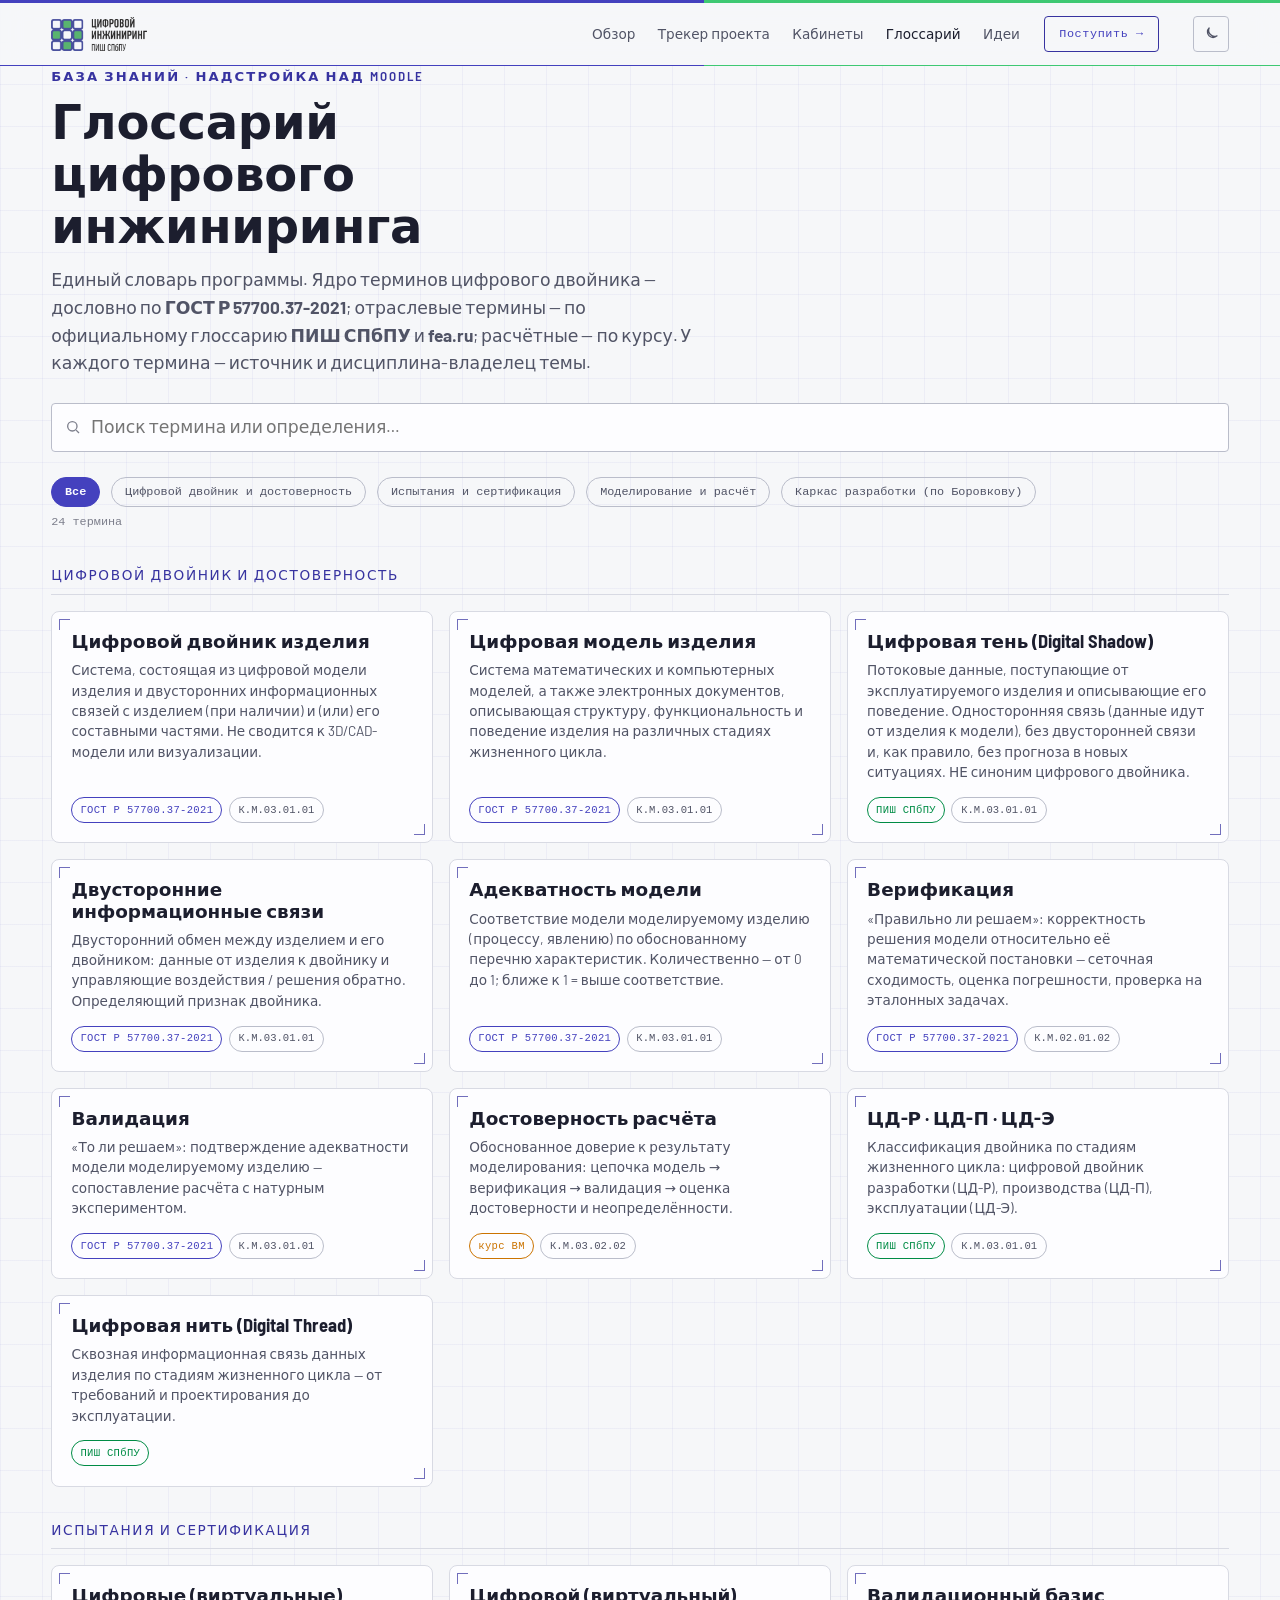
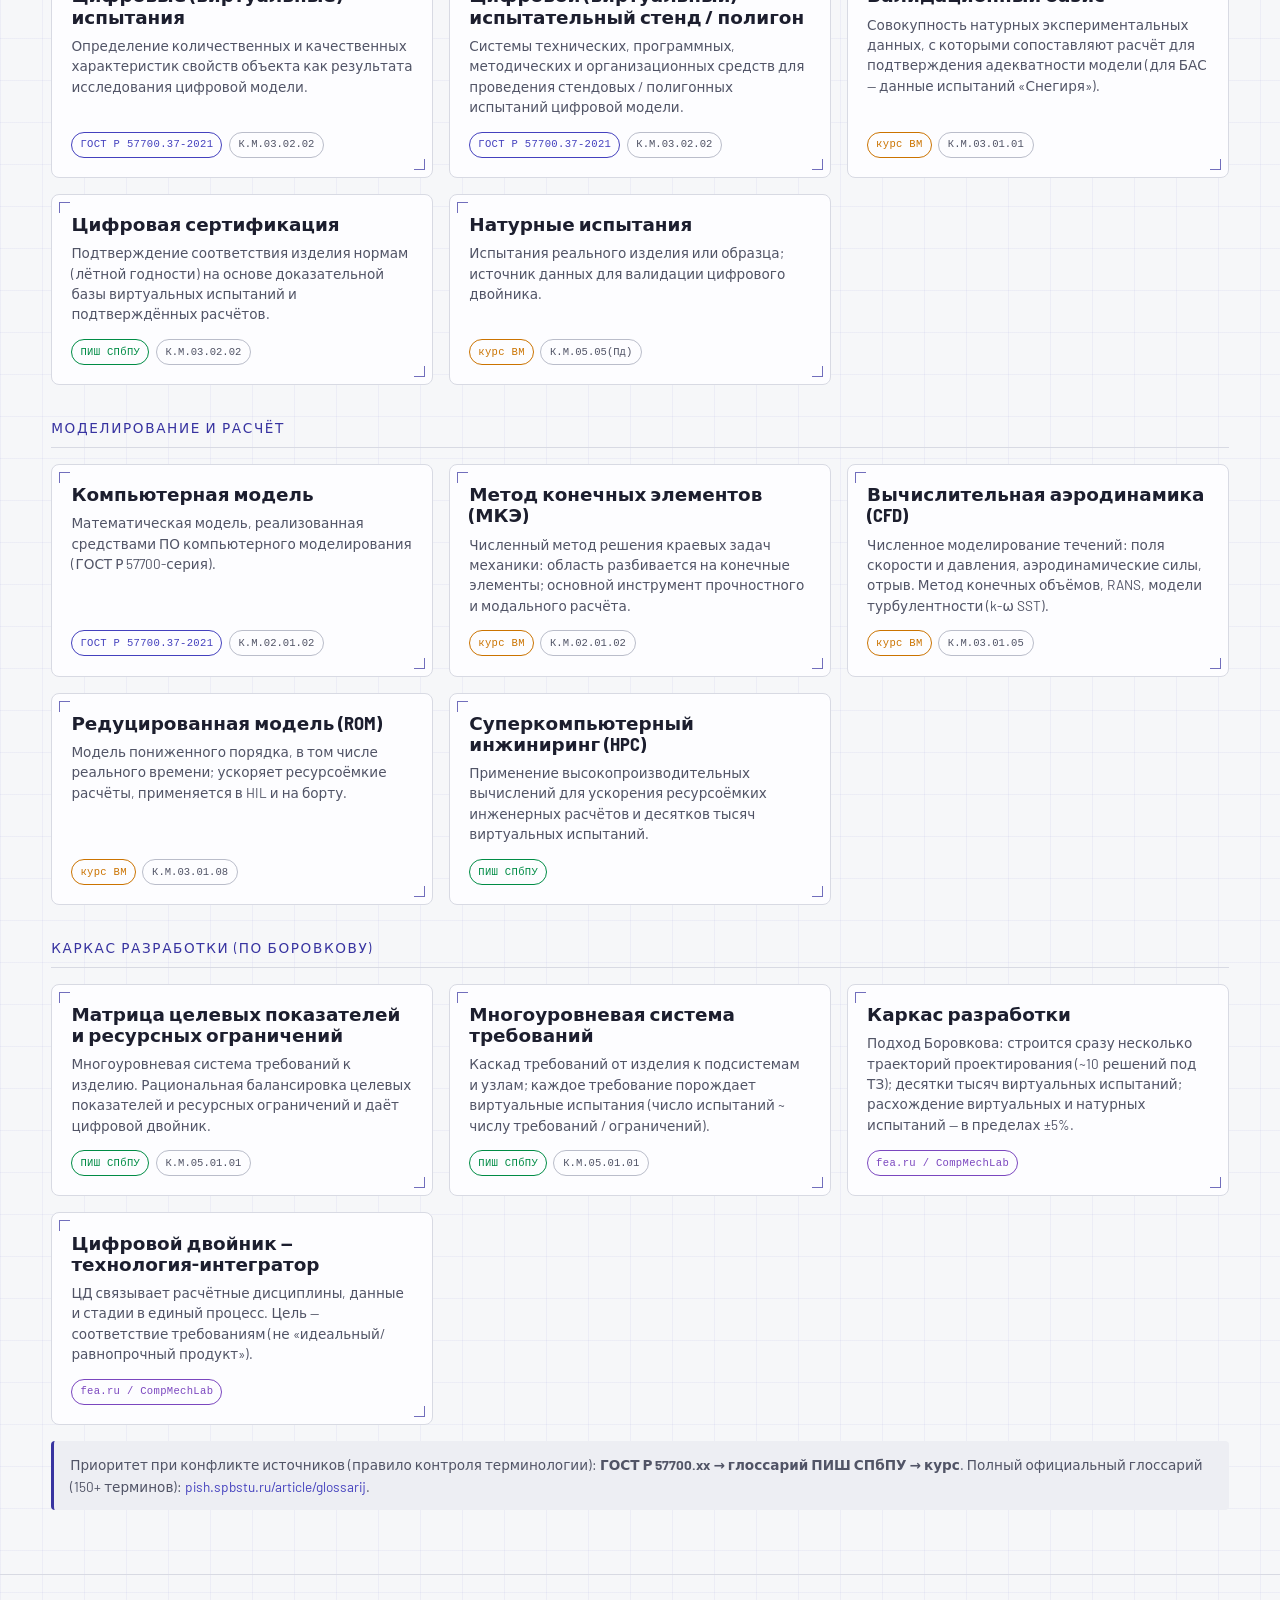
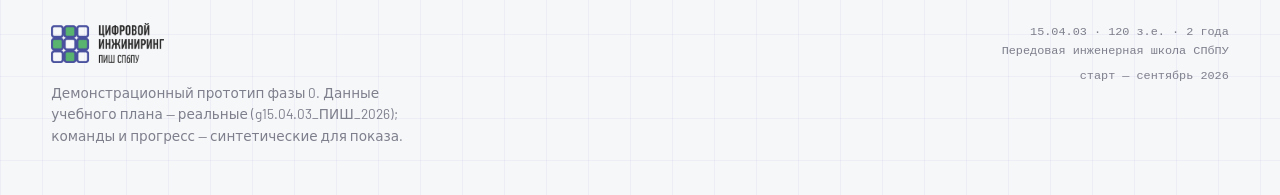
<file: glossary.html>
<!doctype html>
<html lang="ru">
<head>
  <meta charset="utf-8">
  <meta name="viewport" content="width=device-width, initial-scale=1">
  <title>Глоссарий · магистратура ПИШ «Системный цифровой инжиниринг БАС»</title>
  <meta name="description" content="Единый словарь терминов цифрового инжиниринга и цифровых двойников по ГОСТ Р 57700.37 и глоссарию ПИШ СПбПУ.">
  <link rel="icon" type="image/png" href="assets/img/favicon.png">
  <link rel="preconnect" href="https://fonts.googleapis.com">
  <link rel="preconnect" href="https://fonts.gstatic.com" crossorigin>
  <script>(function(){var t;try{t=localStorage.getItem("theme")}catch(e){}document.documentElement.setAttribute("data-theme",t==="dark"?"dark":"light")})();</script>
  <link rel="stylesheet" href="assets/theme.css">
  <style>
    .g-head{ padding-block: clamp(2.5rem,1.5rem+4vw,4.5rem) 1.5rem; }
    .g-head h1{ font-size:var(--t-h1); max-width:20ch; }
    .g-tools{ display:flex; gap:.7rem; flex-wrap:wrap; align-items:center; margin:1.6rem 0 .4rem; }
    .g-search{ flex:1; min-width:220px; display:flex; align-items:center; gap:.5rem;
      border:1px solid var(--line-2); border-radius:var(--radius); padding:.55rem .8rem; background:var(--surface); }
    .g-search input{ border:none; background:transparent; color:var(--text); font:inherit; width:100%; outline:none; }
    .g-search svg{ width:16px; height:16px; color:var(--text-dim); flex:none; }
    .fbtn{ font-family:var(--mono); font-size:var(--t-xs); padding:.42rem .8rem; border:1px solid var(--line-2);
      border-radius:100px; background:transparent; color:var(--text-mut); cursor:pointer; transition:all var(--dur) var(--ease); }
    .fbtn:hover{ color:var(--text); border-color:var(--cyan-dim); }
    .fbtn.on{ background:var(--cyan); color:var(--on-accent); border-color:var(--cyan); font-weight:600; }
    .g-count{ font-family:var(--mono); font-size:var(--t-xs); color:var(--text-dim); }

    .g-cat{ font-family:var(--cond); text-transform:uppercase; letter-spacing:.12em; font-size:var(--t-sm);
      color:var(--cyan-dim); margin:2rem 0 1rem; padding-bottom:.5rem; border-bottom:1px solid var(--line); }
    .g-grid{ display:grid; grid-template-columns:repeat(auto-fill,minmax(300px,1fr)); gap:1rem; }
    .g-card{ padding:1.2rem; display:flex; flex-direction:column; gap:.5rem; }
    .g-term{ font-family:var(--cond); font-weight:700; font-size:1.15rem; line-height:1.15; }
    .g-def{ font-size:var(--t-sm); color:var(--text-mut); line-height:1.5; }
    .g-meta{ display:flex; gap:.4rem; flex-wrap:wrap; margin-top:auto; padding-top:.4rem; }
    .g-src{ font-family:var(--mono); font-size:.66rem; letter-spacing:.03em; padding:.22rem .5rem; border-radius:100px;
      border:1px solid var(--sc); color:var(--sc); }
    .g-src.gost{ --sc:var(--cyan); } .g-src.pish{ --sc:var(--lime); }
    .g-src.fea{ --sc:var(--violet); } .g-src.course{ --sc:var(--amber); }
    .g-empty{ color:var(--text-dim); padding:2rem 0; }
    mark{ background:color-mix(in oklab,var(--amber) 45%,transparent); color:inherit; border-radius:2px; }
    .g-note{ font-size:var(--t-sm); color:var(--text-mut); background:var(--bg-2); border-left:3px solid var(--cyan-dim);
      padding:.8rem 1rem; border-radius:var(--radius); margin-top:1rem; }
  </style>
</head>
<body>
  <main>
    <section class="wrap g-head">
      <div class="kicker">База знаний · надстройка над Moodle</div>
      <h1 class="mt-s">Глоссарий цифрового инжиниринга</h1>
      <p class="muted mt-m" style="max-width:64ch">Единый словарь программы. Ядро терминов цифрового двойника — дословно по <b>ГОСТ Р 57700.37-2021</b>; отраслевые термины — по официальному глоссарию <b>ПИШ СПбПУ</b> и <b>fea.ru</b>; расчётные — по курсу. У каждого термина — источник и дисциплина-владелец темы.</p>

      <div class="g-tools">
        <label class="g-search">
          <svg viewBox="0 0 24 24" fill="none" stroke="currentColor" stroke-width="2"><circle cx="11" cy="11" r="7"/><path d="M21 21l-4.3-4.3"/></svg>
          <input id="q" type="search" placeholder="Поиск термина или определения…" autocomplete="off">
        </label>
      </div>
      <div class="g-tools" id="cats"></div>
      <div class="g-count" id="count"></div>
    </section>

    <section class="wrap" style="padding-bottom:4rem">
      <div id="list"></div>
      <div class="g-note">
        Приоритет при конфликте источников (правило контроля терминологии): <b>ГОСТ Р 57700.xx → глоссарий ПИШ СПбПУ → курс</b>.
        Полный официальный глоссарий (150+ терминов): <a href="https://pish.spbstu.ru/article/glossarij" target="_blank" rel="noopener">pish.spbstu.ru/article/glossarij</a>.
      </div>
    </section>
  </main>

  <script src="assets/data.js"></script>
  <script src="assets/glossary.js"></script>
  <script src="assets/ui.js"></script>
  <script>
    const G = window.GLOSSARY_FULL;
    mountNav("glossary.html");

    let curCat = -1, q = "";
    const catsBox = document.getElementById("cats");
    catsBox.append(mk("all","Все", curCat===-1, ()=>{curCat=-1;sync();render();}));
    G.cats.forEach((c,i)=> catsBox.append(mk(i, c, false, ()=>{curCat=i;sync();render();})));
    function mk(key,label,on,fn){ const b=el("button",{class:"fbtn"+(on?" on":""),"data-c":key,onclick:fn}, label); return b; }
    function sync(){ catsBox.querySelectorAll(".fbtn").forEach(b=>b.classList.toggle("on", String(b.dataset.c)===String(curCat===-1?"all":curCat))); }

    document.getElementById("q").addEventListener("input", e=>{ q=e.target.value.trim().toLowerCase(); render(); });

    function hl(text){
      if(!q) return text;
      const i = text.toLowerCase().indexOf(q);
      if(i<0) return text;
      return [text.slice(0,i), el("mark",{},text.slice(i,i+q.length)), text.slice(i+q.length)];
    }

    function render(){
      const list = document.getElementById("list"); list.innerHTML="";
      let shown = 0;
      G.cats.forEach((cat,ci)=>{
        if(curCat!==-1 && curCat!==ci) return;
        let terms = G.terms.filter(t=>t.cat===ci);
        if(q) terms = terms.filter(t=> (t.t+" "+t.d).toLowerCase().includes(q));
        if(!terms.length) return;
        shown += terms.length;
        list.append(el("div",{class:"g-cat"}, cat));
        const grid = el("div",{class:"g-grid"});
        terms.forEach(t=>{
          const s = G.sources[t.src];
          grid.append(el("div",{class:"panel g-card hud"},
            el("div",{class:"g-term"}, ...[].concat(hl(t.t))),
            el("div",{class:"g-def"}, ...[].concat(hl(t.d))),
            el("div",{class:"g-meta"},
              s.url ? el("a",{class:"g-src "+t.src, href:s.url, target:"_blank", rel:"noopener"}, s.label)
                    : el("span",{class:"g-src "+t.src}, s.label),
              t.owner ? el("span",{class:"chip",style:"font-size:.66rem"}, t.owner) : null)));
        });
        list.append(grid);
      });
      if(!shown) list.append(el("div",{class:"g-empty"}, "Ничего не найдено по запросу «"+q+"»."));
      document.getElementById("count").textContent = shown + " " + plural(shown,"термин","термина","терминов") +
        (q||curCat!==-1?" (из "+G.terms.length+")":"");
    }
    function plural(n,a,b,c){ const m=n%100,d=n%10; if(m>=11&&m<=14)return c; if(d===1)return a; if(d>=2&&d<=4)return b; return c; }
    render();
    mountFooter();
  </script>
</body>
</html>
</file>
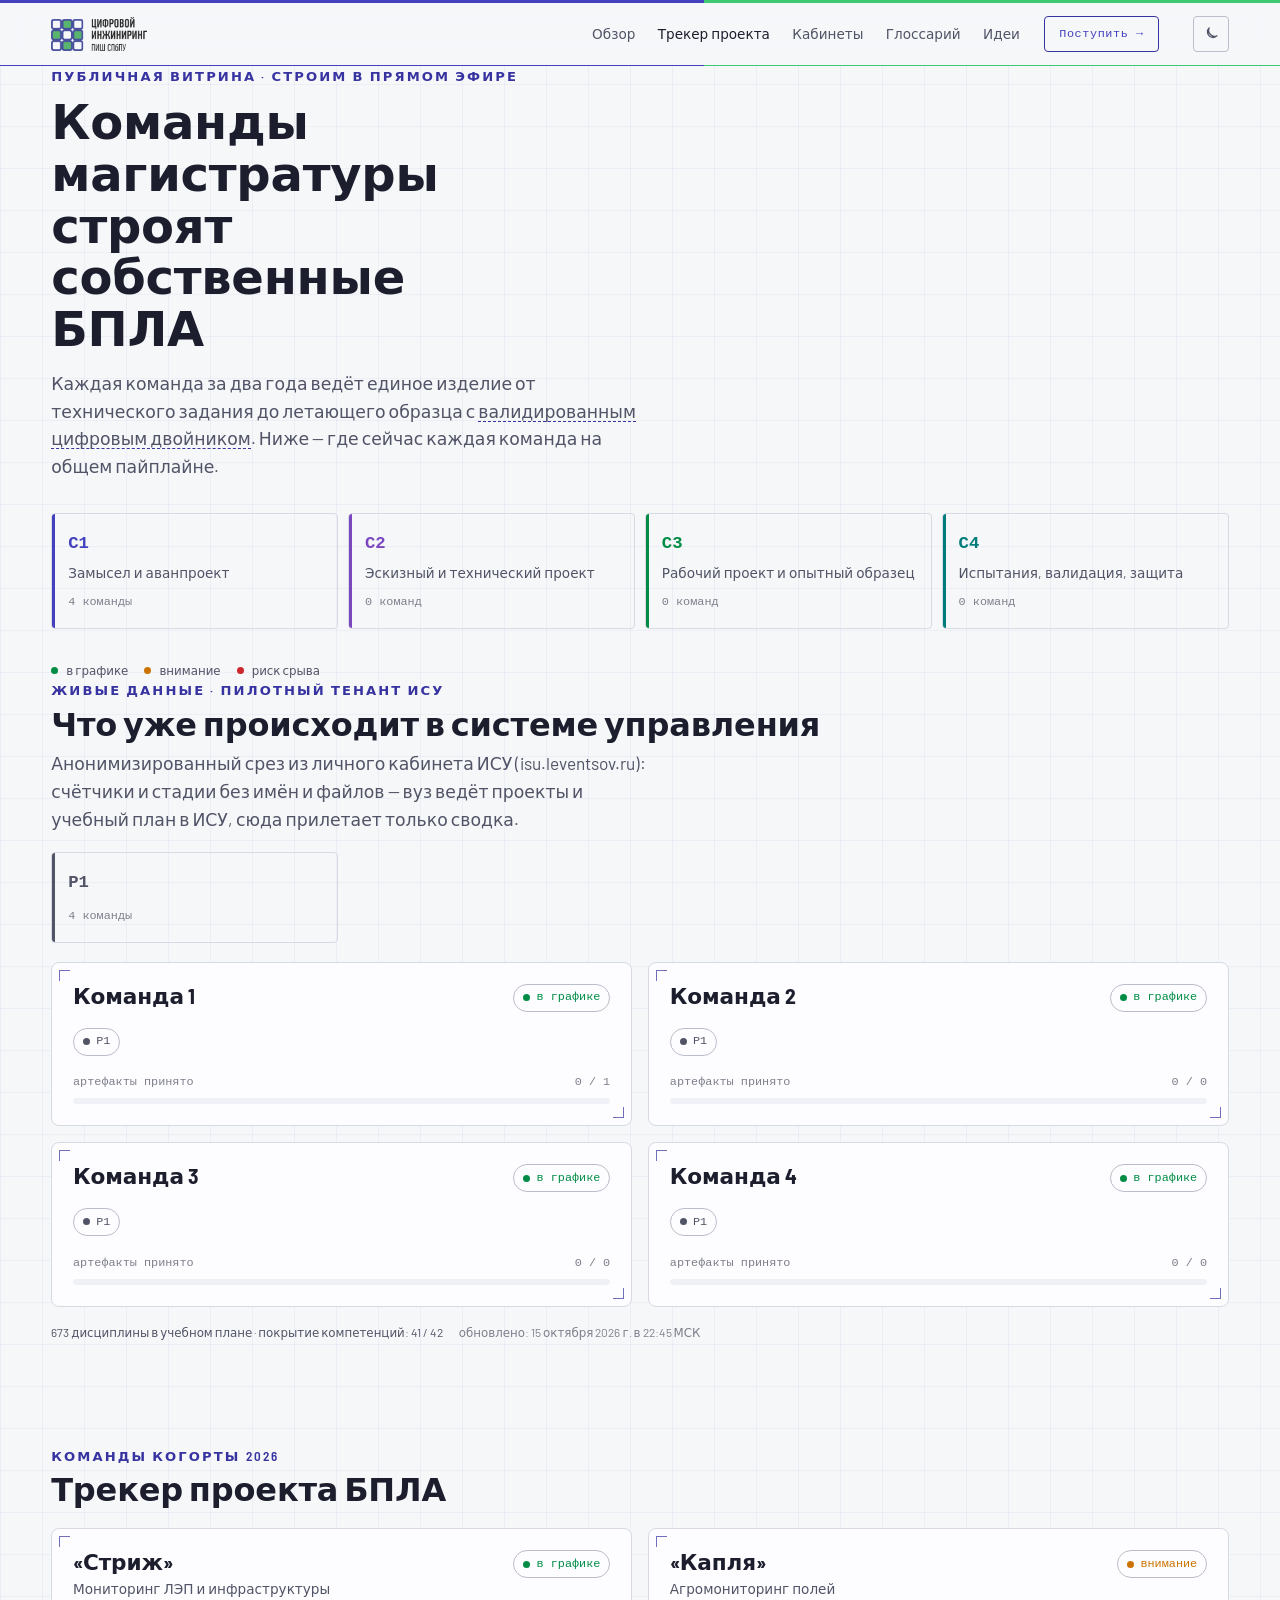
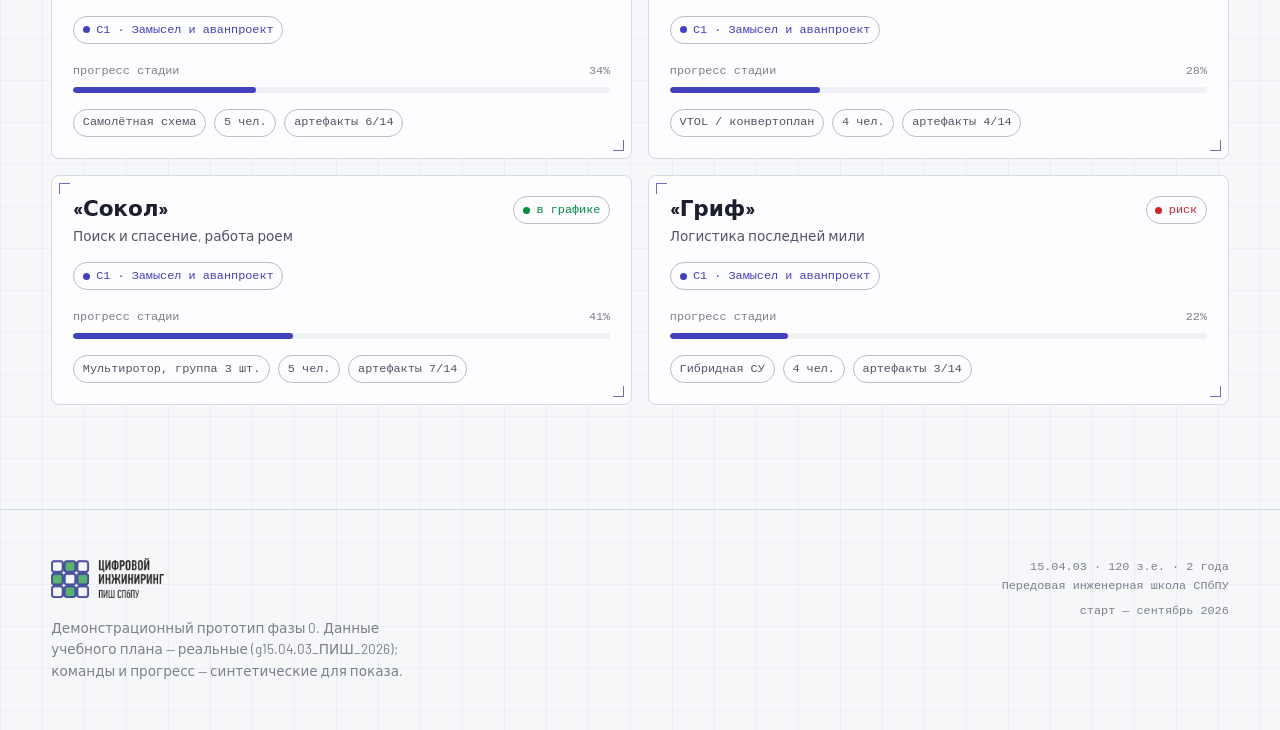
<file: tracker.html>
<!doctype html>
<html lang="ru">
<head>
  <meta charset="utf-8">
  <meta name="viewport" content="width=device-width, initial-scale=1">
  <title>Трекер проекта · магистратура ПИШ «Системный цифровой инжиниринг БАС»</title>
  <meta name="description" content="Живая витрина: команды магистратуры строят собственные БПЛА — стадии, вехи, артефакты, испытания в прямом эфире.">
  <link rel="icon" type="image/png" href="assets/img/favicon.png">
  <link rel="preconnect" href="https://fonts.googleapis.com">
  <link rel="preconnect" href="https://fonts.gstatic.com" crossorigin>
  <script>(function(){var t;try{t=localStorage.getItem("theme")}catch(e){}document.documentElement.setAttribute("data-theme",t==="dark"?"dark":"light")})();</script>
  <link rel="stylesheet" href="assets/theme.css">
  <style>
    .head { padding-block: clamp(2.5rem,1.5rem+4vw,4.5rem) 2rem; }
    .head h1{ font-size:var(--t-h1); max-width:18ch; }

    /* пайплайн-полоса */
    .pipe{ display:grid; grid-template-columns:repeat(4,1fr); gap:.6rem; margin-block:2rem; }
    @media(max-width:760px){ .pipe{ grid-template-columns:repeat(2,1fr); } }
    .pcell{ padding:1rem; border-radius:var(--radius); border:1px solid var(--line); position:relative; overflow:hidden; }
    .pcell::before{ content:""; position:absolute; inset:0 auto 0 0; width:3px; background:var(--c); }
    .pcell .t{ font-family:var(--mono); font-weight:700; color:var(--c); }
    .pcell .n{ font-size:var(--t-sm); color:var(--text-mut); margin-top:.3rem; }
    .pcell .cnt{ font-family:var(--mono); font-size:var(--t-xs); color:var(--text-dim); margin-top:.6rem; }

    .teams{ grid-template-columns:repeat(2,1fr); }
    @media(max-width:760px){ .teams{ grid-template-columns:1fr; } }
    .team{ padding:1.3rem; cursor:pointer; transition:transform var(--dur) var(--ease),border-color var(--dur) var(--ease); }
    .team:hover{ transform:translateY(-3px); border-color:var(--cyan-dim); }
    .team .top{ display:flex; justify-content:space-between; align-items:flex-start; gap:.6rem; }
    .team h3{ font-size:var(--t-h3); }
    .team .mis{ color:var(--text-mut); font-size:var(--t-sm); margin-top:.3rem; }
    .team .barwrap{ margin-top:1.1rem; }
    .team .barlbl{ display:flex; justify-content:space-between; font-family:var(--mono); font-size:var(--t-xs); color:var(--text-dim); margin-bottom:.4rem; }
    .team .foot{ display:flex; gap:.5rem; flex-wrap:wrap; margin-top:1rem; }

    /* модалка */
    .ov{ position:fixed; inset:0; background:var(--scrim); backdrop-filter:blur(4px); z-index:100;
      display:none; align-items:center; justify-content:center; padding:1rem; }
    .ov.on{ display:flex; }
    .modal{ width:min(640px,94vw); max-height:88vh; overflow:auto; padding:1.6rem; }
    .modal .x{ position:absolute; top:1rem; right:1rem; background:none; border:none; color:var(--text-mut); font-size:1.4rem; cursor:pointer; }
    .arts{ margin-top:1rem; }
    .artrow{ display:flex; gap:.7rem; align-items:baseline; padding:.6rem 0; border-bottom:1px solid var(--line); }
    .artrow .st{ font-family:var(--mono); font-size:var(--t-xs); flex:none; width:78px; }
    .timeline{ margin-top:1.2rem; padding-left:1rem; border-left:2px solid var(--line-2); }
    .tl{ padding:.4rem 0 .4rem 1rem; position:relative; font-size:var(--t-sm); }
    .tl::before{ content:""; position:absolute; left:-1.4rem; top:.85rem; width:9px;height:9px;border-radius:50%; background:var(--c); }
    .legend{ display:flex; gap:1rem; flex-wrap:wrap; font-size:var(--t-xs); color:var(--text-mut); margin-top:1rem; }
  </style>
</head>
<body>
  <main>
    <section class="wrap head">
      <div class="kicker">Публичная витрина · строим в прямом эфире</div>
      <h1 class="mt-s">Команды магистратуры строят собственные БПЛА</h1>
      <p class="muted mt-m" style="max-width:60ch">Каждая команда за два года ведёт единое изделие от технического задания до летающего образца с валидированным цифровым двойником. Ниже — где сейчас каждая команда на общем пайплайне.</p>
      <div class="pipe" id="pipe"></div>
      <div class="legend" id="legend"></div>
    </section>

    <section class="section wrap" id="isu-live" style="padding-top:0"></section>

    <section class="section wrap" style="padding-top:0">
      <div class="kicker">Команды когорты 2026</div>
      <h2 style="font-size:var(--t-h2);margin:.3rem 0 1.4rem">Трекер проекта БПЛА</h2>
      <div class="grid teams" id="teams"></div>
    </section>
  </main>

  <div class="ov" id="ov">
    <div class="panel modal hud" id="modal"></div>
  </div>

  <script src="assets/data.js"></script>
  <script src="assets/glossary.js"></script>
  <script src="assets/ui.js"></script>
  <script src="assets/tooltips.js"></script>
  <script src="assets/isu-live.js"></script>
  <script>
    const D = window.DATA;
    mountNav("tracker.html");
    mountIsuLive("isu-live");

    // пайплайн: сколько команд на каждой стадии
    const pipe=document.getElementById("pipe");
    D.STAGES.forEach(s=>{
      const n=D.TEAMS.filter(t=>t.stage===s.id).length;
      pipe.append(el("div",{class:"pcell",style:"--c:var("+s.var+")"},
        el("div",{class:"t"},s.tag),
        el("div",{class:"n"},s.name),
        el("div",{class:"cnt"},n+" "+plural(n,"команда","команды","команд"))));
    });
    // легенда рисков
    document.getElementById("legend").append(
      ...[["ok","в графике"],["warn","внимание"],["risk","риск срыва"]].map(([k,l])=>
        el("span",{class:"flex center gap-s"}, el("i",{class:"dot",style:"color:"+riskColor(k)}), l)));

    // карточки команд
    const box=document.getElementById("teams");
    D.TEAMS.forEach(t=>{
      const s=D.STAGES.find(x=>x.id===t.stage);
      box.append(el("div",{class:"panel team hud",onclick:()=>open(t)},
        el("div",{class:"top"},
          el("div",{}, el("h3",{},t.name), el("div",{class:"mis"},t.mission)),
          el("span",{class:"chip",style:"color:"+riskColor(t.risk)}, el("i",{class:"dot"}), riskLabel(t.risk))),
        el("div",{class:"chip mt-m",style:"color:var("+s.var+")"}, el("i",{class:"dot"}), s.tag+" · "+s.name),
        el("div",{class:"barwrap"},
          el("div",{class:"barlbl"}, el("span",{},"прогресс стадии"), el("span",{},t.progress+"%")),
          el("div",{class:"bar"}, el("i",{style:"width:"+t.progress+"%;background:var("+s.var+")"}))),
        el("div",{class:"foot"},
          el("span",{class:"chip"},t.type),
          el("span",{class:"chip"},t.members+" чел."),
          el("span",{class:"chip"},"артефакты "+t.arts.done+"/"+t.arts.total))));
    });

    // модалка команды
    const ov=document.getElementById("ov"), modal=document.getElementById("modal");
    ov.addEventListener("click",e=>{ if(e.target===ov) close(); });
    document.addEventListener("keydown",e=>{ if(e.key==="Escape") close(); });
    function close(){ ov.classList.remove("on"); }
    function open(t){
      const s=D.STAGES.find(x=>x.id===t.stage);
      const arts=D.ARTIFACTS.filter(a=>a.sem<=t.stage);
      modal.innerHTML="";
      modal.append(
        el("button",{class:"x",onclick:close,"aria-label":"закрыть"},"✕"),
        el("div",{class:"kicker"},"команда · "+t.type),
        el("h2",{style:"font-size:var(--t-h1);margin-top:.3rem"},t.name),
        el("div",{class:"muted"},t.mission),
        el("div",{class:"flex center gap-s mt-m"},
          el("span",{class:"chip",style:"color:var("+s.var+")"},el("i",{class:"dot"}),s.tag+" · "+s.name),
          el("span",{class:"chip",style:"color:"+riskColor(t.risk)},el("i",{class:"dot"}),riskLabel(t.risk))),
        el("div",{class:"panel",style:"padding:.9rem 1.1rem;margin-top:1rem;border-left:2px solid "+riskColor(t.risk)},
          el("div",{class:"dim",style:"font-size:var(--t-xs);font-family:var(--mono)"},"сигнал куратора / РОП"),
          el("div",{style:"margin-top:.3rem"},t.note)),
        el("h3",{style:"margin-top:1.5rem;font-size:var(--t-h3)"},"Артефакты проекта"),
        el("div",{class:"arts"}, ...arts.map((a,i)=>{
          const done=i<t.arts.done;
          return el("div",{class:"artrow"},
            el("span",{class:"st",style:"color:"+(done?"var(--ok)":"var(--text-dim)")}, done?"● принят":"○ в работе"),
            el("span",{},el("b",{class:"mono",style:"font-size:var(--t-xs);color:var(--cyan-dim)"},a.disc+" "),
              a.art, el("span",{class:"dim",style:"font-size:var(--t-xs)"}," · "+D.roleName(a.owner))));
        })),
        el("h3",{style:"margin-top:1.5rem;font-size:var(--t-h3)"},"Дорожная карта изделия"),
        el("div",{class:"timeline"}, ...D.STAGES.map(st=>
          el("div",{class:"tl",style:"--c:var("+(st.id<=t.stage?st.var:"--line-2")+")"},
            el("b",{class:"mono",style:"color:var("+(st.id<=t.stage?st.var:"--line-2")+")"},st.tag+" "),
            st.name, st.id===t.stage?el("span",{class:"chip",style:"margin-left:.5rem;color:var("+st.var+")"},"сейчас"):null)))
      );
      if (window.annotateTerms) annotateTerms(modal);
      ov.classList.add("on");
    }

    function plural(n,a,b,c){ const m=n%100,d=n%10;
      if(m>=11&&m<=14)return c; if(d===1)return a; if(d>=2&&d<=4)return b; return c; }

    mountFooter();
    if (window.annotateTerms) annotateTerms(document.querySelector("main"));
  </script>
</body>
</html>
</file>
<file: assets/theme.css>
@import url('https://fonts.googleapis.com/css2?family=Barlow:wght@400;500;600;700&family=Barlow+Semi+Condensed:wght@500;600;700&display=swap');

/* ПИШ ЦИ — фирменный стиль «ЦИФРОВОЙ ИНЖИНИРИНГ, ПИШ СПбПУ»
   Бренд: индиго #4547BB (Pantone 2726 C) + зелёный #3FCC71 (Pantone 7479 C) + чёрный.
   Шрифт: PFDinTextCompPro → веб-замена Barlow / Barlow Semi Condensed (DIN-семейство). */

:root {
  /* фирменные цвета */
  --brand:     oklch(46% 0.19 277);   /* #4547BB индиго */
  --brand-2:   oklch(74% 0.17 152);   /* #3FCC71 зелёный */

  /* палитра — светлая (по умолчанию) */
  --bg:        oklch(97.5% 0.004 277);
  --bg-2:      oklch(95% 0.007 277);
  --surface:   oklch(99.5% 0.002 277);
  --surface-2: oklch(96% 0.008 277);
  --line:      oklch(89% 0.012 277);
  --line-2:    oklch(80% 0.018 277);

  --text:      oklch(24% 0.03 277);
  --text-mut:  oklch(45% 0.03 277);
  --text-dim:  oklch(60% 0.02 277);

  /* акценты (легаси-имена → бренд): cyan=индиго, lime=зелёный */
  --cyan:      var(--brand);
  --cyan-dim:  oklch(40% 0.17 277);
  --lime:      oklch(56% 0.15 152);
  --violet:    oklch(52% 0.18 300);
  --amber:     oklch(64% 0.15 62);
  --rose:      oklch(55% 0.20 25);

  /* стадии проекта С1–С4 */
  --s1: var(--brand);
  --s2: oklch(52% 0.18 300);
  --s3: oklch(56% 0.15 152);
  --s4: oklch(52% 0.11 195);

  --grid:      oklch(46% 0.19 277 / 0.05);
  --nav-bg:    oklch(97.5% 0.004 277 / 0.85);
  --on-accent: oklch(99% 0.004 277);
  --scrim:     oklch(25% 0.06 277 / 0.55);

  /* статусы */
  --ok:   var(--lime);
  --warn: var(--amber);
  --risk: var(--rose);

  /* типографика — бренд */
  --sans: "Barlow", -apple-system, BlinkMacSystemFont, "Segoe UI", Roboto, system-ui, sans-serif;
  --cond: "Barlow Semi Condensed", "Barlow", system-ui, sans-serif;
  --mono: "JetBrains Mono", ui-monospace, "SF Mono", "Cascadia Code", Consolas, monospace;

  --t-hero: clamp(2.6rem, 1.2rem + 5.6vw, 6rem);
  --t-h1:   clamp(1.9rem, 1.2rem + 2.4vw, 3rem);
  --t-h2:   clamp(1.4rem, 1.05rem + 1.2vw, 2rem);
  --t-h3:   clamp(1.1rem, 0.98rem + 0.5vw, 1.35rem);
  --t-base: clamp(0.98rem, 0.94rem + 0.2vw, 1.08rem);
  --t-sm:   0.85rem;
  --t-xs:   0.74rem;

  --sp:     clamp(4rem, 2.5rem + 5vw, 9rem);
  --radius: 4px;
  --radius-lg: 8px;

  --ease: cubic-bezier(0.16, 1, 0.3, 1);
  --dur: 320ms;
}

/* тёмная тема — оверрайд (глубокий индиго) */
:root[data-theme="dark"] {
  --bg:        oklch(17% 0.03 277);
  --bg-2:      oklch(20% 0.035 277);
  --surface:   oklch(23% 0.04 277);
  --surface-2: oklch(27% 0.042 277);
  --line:      oklch(34% 0.04 277);
  --line-2:    oklch(45% 0.045 277);

  --text:      oklch(96% 0.01 277);
  --text-mut:  oklch(74% 0.02 277);
  --text-dim:  oklch(58% 0.02 277);

  --cyan:      oklch(72% 0.14 282);   /* светлый индиго-периwinkle */
  --cyan-dim:  oklch(62% 0.12 282);
  --lime:      oklch(80% 0.18 150);   /* яркий зелёный */
  --violet:    oklch(70% 0.15 300);
  --amber:     oklch(82% 0.14 78);
  --rose:      oklch(72% 0.16 22);

  --s1: oklch(72% 0.14 282);
  --s2: oklch(70% 0.15 300);
  --s3: oklch(80% 0.18 150);
  --s4: oklch(74% 0.11 195);

  --grid:      oklch(65% 0.06 277 / 0.05);
  --nav-bg:    oklch(17% 0.03 277 / 0.8);
  --on-accent: oklch(18% 0.03 277);
  --scrim:     oklch(9% 0.02 277 / 0.72);
}

* { box-sizing: border-box; }

html { color-scheme: light; }
html[data-theme="dark"] { color-scheme: dark; }

html { scroll-behavior: smooth; }

body {
  margin: 0;
  background: var(--bg);
  color: var(--text);
  font-family: var(--sans);
  font-size: var(--t-base);
  line-height: 1.6;
  -webkit-font-smoothing: antialiased;
  /* сетка-чертёж */
  background-image:
    linear-gradient(var(--grid) 1px, transparent 1px),
    linear-gradient(90deg, var(--grid) 1px, transparent 1px);
  background-size: 42px 42px;
  transition: background-color var(--dur) var(--ease), color var(--dur) var(--ease);
}

@media (prefers-reduced-motion: reduce) {
  * { animation: none !important; transition: none !important; scroll-behavior: auto; }
}

h1, h2, h3 { font-family: var(--cond); line-height: 1.08; font-weight: 700; letter-spacing: -0.005em; margin: 0; }
p { margin: 0 0 1rem; }
a { color: var(--cyan); text-decoration: none; }
a:hover { text-decoration: underline; }

.mono { font-family: var(--mono); }
.kicker {
  font-family: var(--cond);
  font-weight: 600;
  font-size: 0.82rem;
  letter-spacing: 0.16em;
  text-transform: uppercase;
  color: var(--cyan-dim);
}
.muted { color: var(--text-mut); }
.dim { color: var(--text-dim); }

.wrap { width: min(1180px, 92vw); margin-inline: auto; }
.section { padding-block: var(--sp); }

/* ——— шапка ——— */
.nav {
  position: sticky; top: 0; z-index: 50;
  backdrop-filter: blur(14px);
  background: var(--nav-bg);
  border-bottom: 1px solid var(--line);
  border-top: 3px solid transparent;
  border-image: linear-gradient(90deg, var(--brand) 0 55%, var(--brand-2) 55% 100%) 1;
}
.nav-in {
  display: flex; align-items: center; gap: 1.5rem;
  height: 62px;
  width: min(1180px, 92vw); margin-inline: auto;
}
.brand { display: flex; align-items: center; }
.brand-logo img { width: auto; }
img.logo-light { display: block; }
img.logo-dark  { display: none; }
:root[data-theme="dark"] img.logo-light { display: none; }
:root[data-theme="dark"] img.logo-dark  { display: block; }
.nav-links { display: flex; gap: 1.4rem; margin-left: auto; font-size: var(--t-sm); }
.nav-links a { color: var(--text-mut); }
.nav-links a:hover, .nav-links a.active { color: var(--text); text-decoration: none; }
.nav-cta {
  font-family: var(--mono); font-size: var(--t-xs); letter-spacing: 0.05em;
  padding: 0.5rem 0.9rem; border: 1px solid var(--cyan-dim); border-radius: var(--radius);
  color: var(--cyan); transition: background var(--dur) var(--ease);
}
.nav-cta:hover { background: oklch(80% 0.13 205 / 0.12); text-decoration: none; }
.burger {
  display: none; background: transparent; cursor: pointer;
  border: 1px solid var(--line-2); border-radius: var(--radius);
  width: 40px; height: 40px; color: var(--text);
  align-items: center; justify-content: center; flex: none;
}
.burger svg { width: 22px; height: 22px; }
.nav-mobile { display: none; }

/* ——— панели/карточки ——— */
.panel {
  background: var(--surface);
  border: 1px solid var(--line);
  border-radius: var(--radius-lg);
  position: relative;
}
.panel.hud::before, .panel.hud::after {
  content: ""; position: absolute; width: 10px; height: 10px;
  border-color: var(--cyan-dim); border-style: solid; opacity: 0.7;
}
.panel.hud::before { top: 7px; left: 7px; border-width: 1px 0 0 1px; }
.panel.hud::after { bottom: 7px; right: 7px; border-width: 0 1px 1px 0; }

.chip {
  display: inline-flex; align-items: center; gap: 0.4rem;
  font-family: var(--mono); font-size: var(--t-xs);
  padding: 0.22rem 0.55rem; border-radius: 100px;
  border: 1px solid var(--line-2); color: var(--text-mut);
  white-space: nowrap;
}
.dot { width: 7px; height: 7px; border-radius: 50%; background: currentColor; flex: none; }

.btn {
  display: inline-flex; align-items: center; gap: 0.5rem;
  font-family: var(--mono); font-size: var(--t-sm); letter-spacing: 0.02em;
  padding: 0.7rem 1.2rem; border-radius: var(--radius);
  border: 1px solid transparent; cursor: pointer; transition: all var(--dur) var(--ease);
}
.btn-primary { background: var(--cyan); color: var(--on-accent); font-weight: 600; }
.btn-primary:hover { filter: brightness(1.08); text-decoration: none; }
.btn-ghost { border-color: var(--line-2); color: var(--text); background: transparent; }
.btn-ghost:hover { border-color: var(--cyan-dim); color: var(--cyan); text-decoration: none; }

.grid { display: grid; gap: 1rem; }
.stat-num { font-family: var(--mono); font-size: clamp(1.8rem, 1rem + 2.5vw, 2.8rem); color: var(--cyan); font-weight: 600; line-height: 1; }

/* прогресс-бар */
.bar { height: 6px; border-radius: 100px; background: var(--surface-2); overflow: hidden; }
.bar > i { display: block; height: 100%; border-radius: 100px; background: var(--cyan); }

footer.site {
  border-top: 1px solid var(--line); padding-block: 3rem; color: var(--text-dim); font-size: var(--t-sm);
}

/* утилиты */
.flex { display: flex; }
.between { justify-content: space-between; }
.center { align-items: center; }
.gap-s { gap: 0.5rem; } .gap-m { gap: 1rem; } .gap-l { gap: 2rem; }
.wrap-w { flex-wrap: wrap; }
.mt-s{margin-top:.5rem}.mt-m{margin-top:1rem}.mt-l{margin-top:2rem}
.hide { display: none !important; }

@media (max-width: 780px) {
  .nav-links, .nav-cta { display: none; }
  .burger { display: inline-flex; margin-left: auto; }
  .nav-mobile.open {
    display: flex; flex-direction: column;
    width: min(1180px, 92vw); margin-inline: auto;
    padding: 0.4rem 0 0.9rem; border-top: 1px solid var(--line);
  }
  .nav-mobile a {
    padding: 0.65rem 0.2rem; color: var(--text-mut); font-size: 1.02rem;
    border-bottom: 1px solid var(--line);
  }
  .nav-mobile a:last-child { border-bottom: none; }
  .nav-mobile a.active { color: var(--text); font-weight: 600; }
  .nav-mobile a:hover { text-decoration: none; color: var(--text); }
  .nav-mobile .m-cta { color: var(--cyan); font-family: var(--mono); font-size: var(--t-sm); }
}

/* термины-тултипы */
.gloss-term { border-bottom: 1px dashed var(--cyan-dim); cursor: help; }
.gloss-term:hover, .gloss-term:focus { color: var(--cyan); border-bottom-color: var(--cyan); outline: none; }
#gloss-tip {
  position: fixed; z-index: 200; display: none; max-width: 300px;
  background: var(--surface); border: 1px solid var(--line-2); border-radius: var(--radius-lg);
  box-shadow: 0 12px 34px oklch(0% 0 0 / 0.18); padding: 0.9rem 1rem; font-family: var(--sans);
}
#gloss-tip .gt-term { font-family: var(--cond); font-weight: 700; font-size: 1rem; line-height: 1.15; }
#gloss-tip .gt-def { font-size: var(--t-sm); color: var(--text-mut); line-height: 1.45; margin: 0.4rem 0 0.6rem; }
#gloss-tip .gt-foot { display: flex; justify-content: space-between; align-items: center; gap: 0.5rem; }
#gloss-tip .gt-src { font-family: var(--mono); font-size: 0.62rem; color: var(--cyan-dim); border: 1px solid var(--line-2); border-radius: 100px; padding: 0.15rem 0.45rem; }
#gloss-tip a { font-family: var(--mono); font-size: var(--t-xs); }

/* переключатель темы */
.theme-btn {
  display: inline-grid; place-items: center;
  width: 36px; height: 36px; margin-left: 0.6rem;
  border: 1px solid var(--line-2); border-radius: var(--radius);
  background: transparent; color: var(--text-mut); cursor: pointer;
  transition: color var(--dur) var(--ease), border-color var(--dur) var(--ease);
}
.theme-btn:hover { color: var(--cyan); border-color: var(--cyan-dim); }
.theme-btn svg { width: 18px; height: 18px; }
</file>
